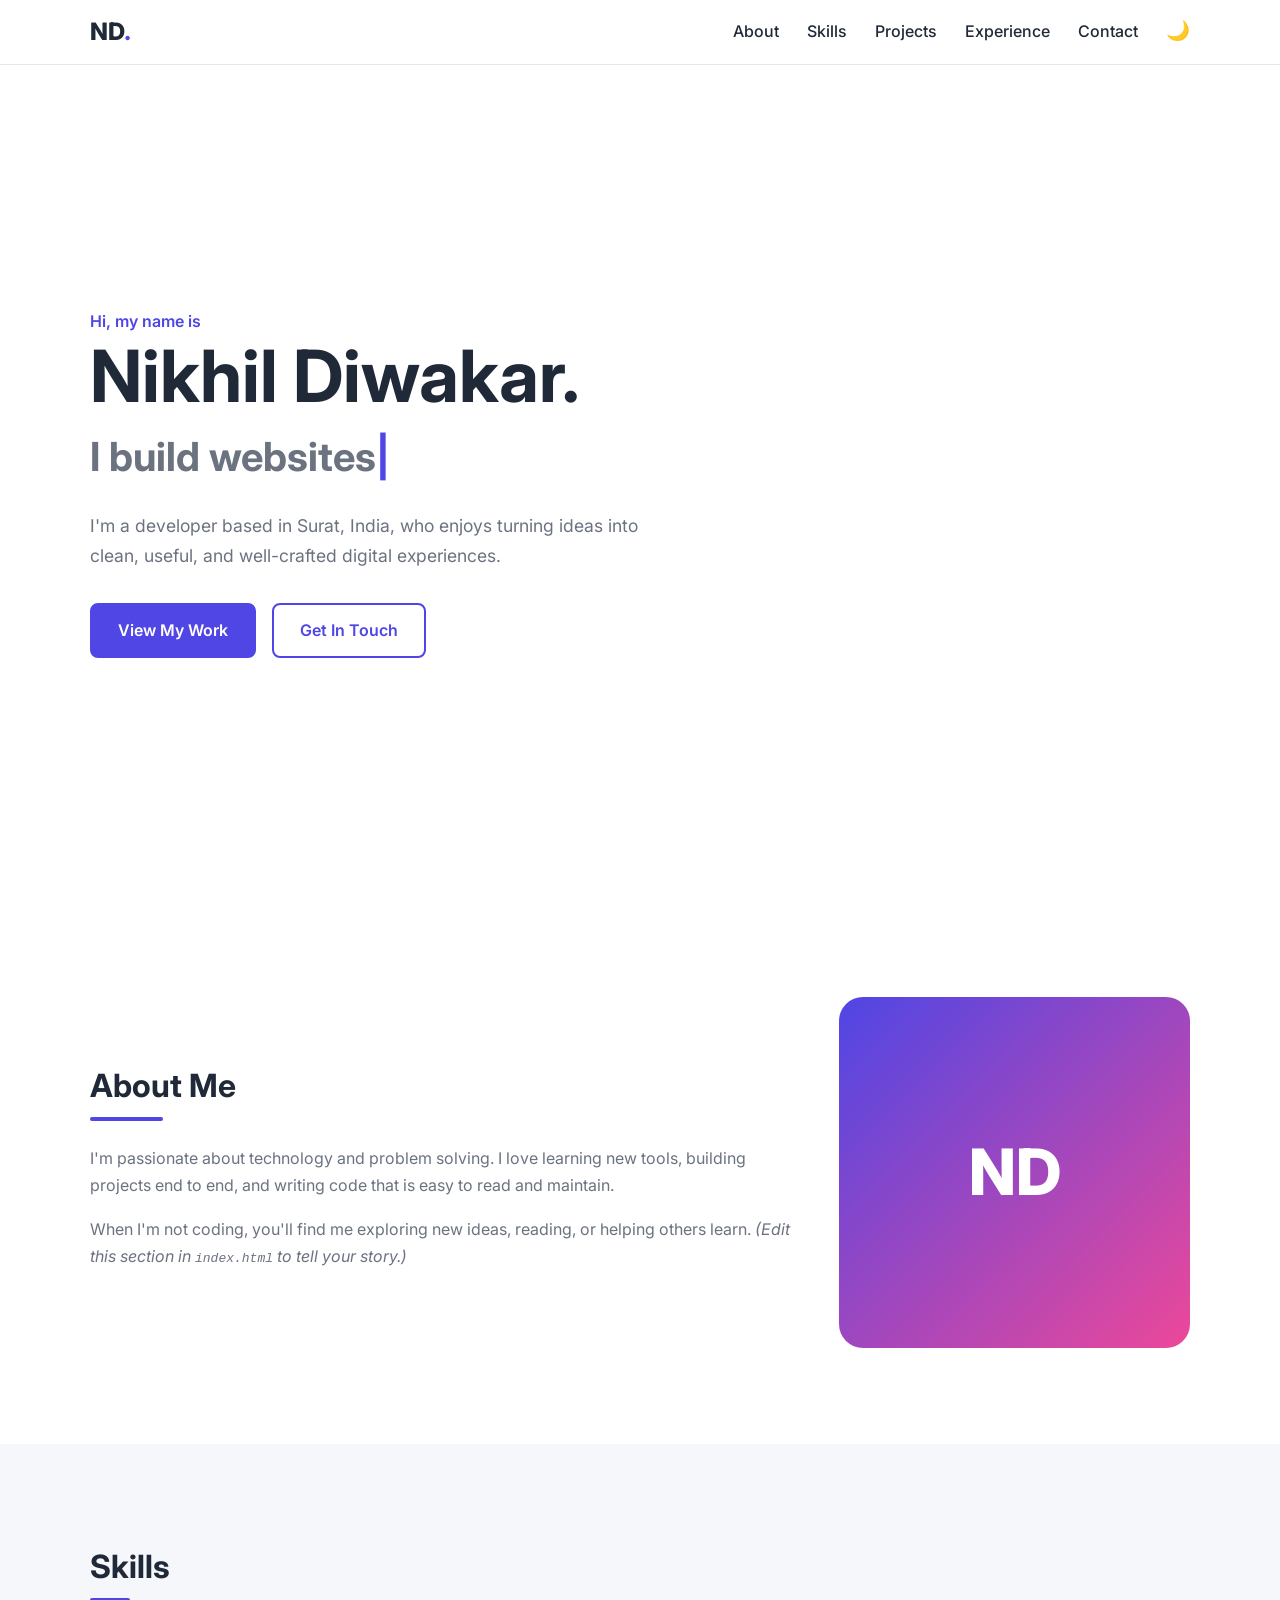
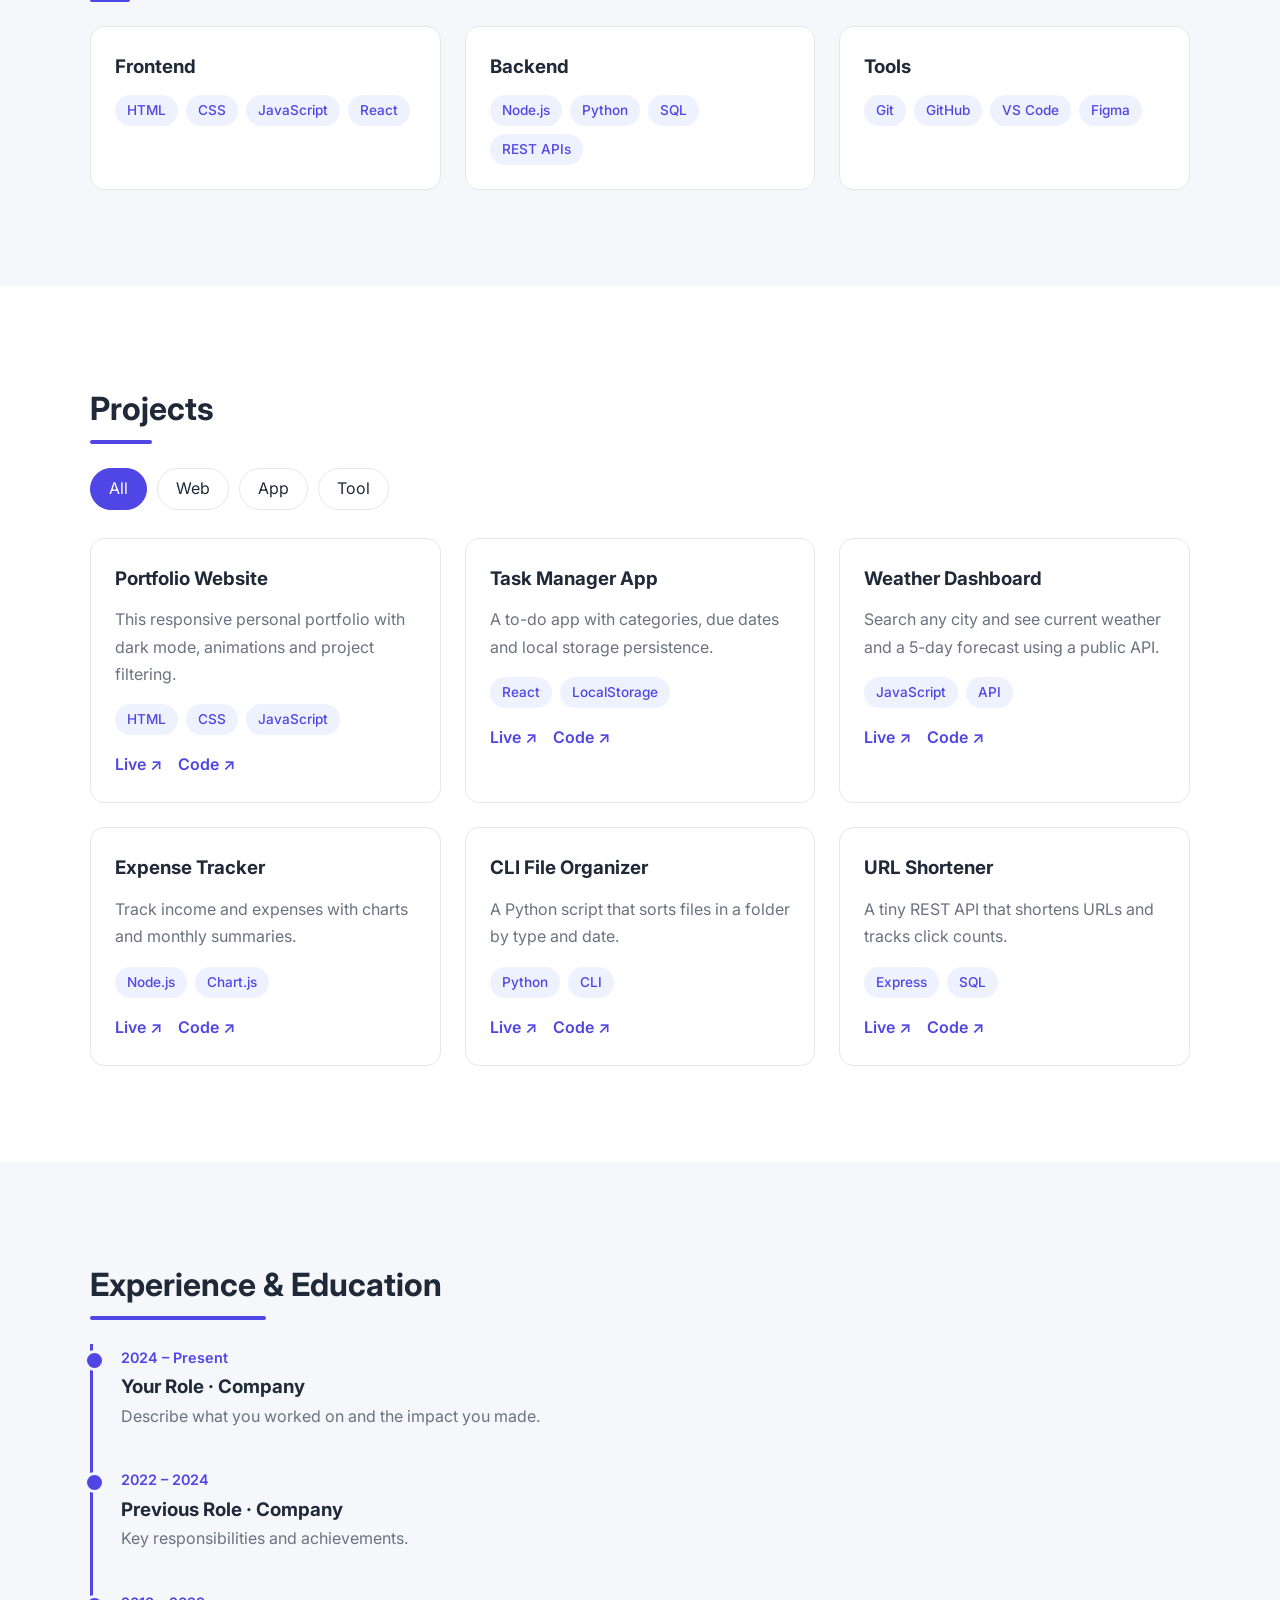
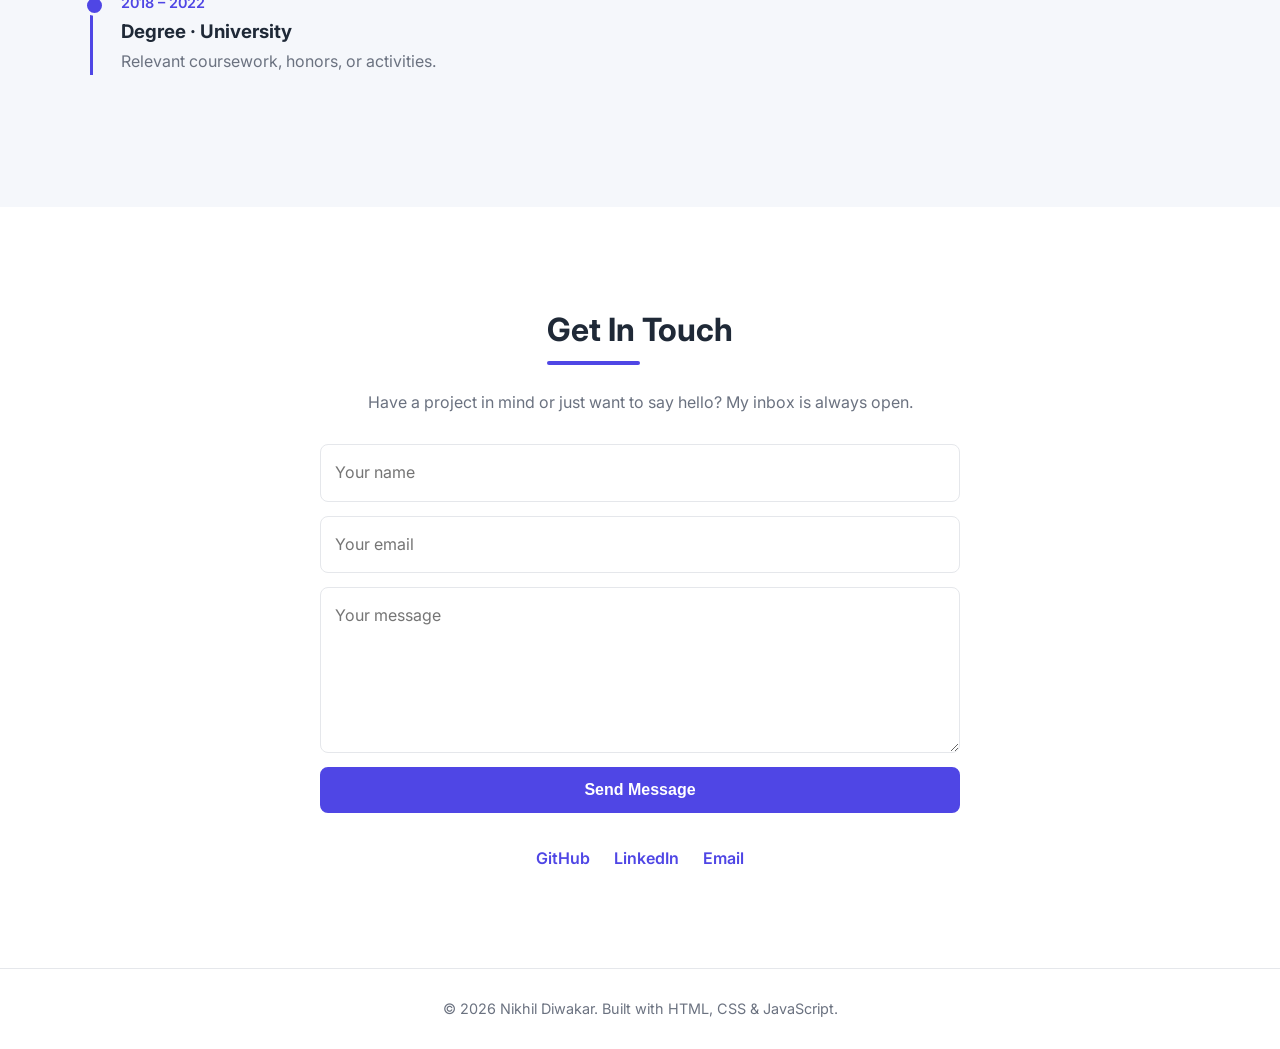
<file: index.html>
<!DOCTYPE html>
<html lang="en">
<head>
  <meta charset="UTF-8" />
  <meta name="viewport" content="width=device-width, initial-scale=1.0" />
  <meta name="description" content="Portfolio of Nikhil Diwakar" />
  <title>Nikhil Diwakar | Portfolio</title>
  <link rel="preconnect" href="https://fonts.googleapis.com" />
  <link href="https://fonts.googleapis.com/css2?family=Inter:wght@400;500;600;700;800&display=swap" rel="stylesheet" />
  <link rel="stylesheet" href="style.css" />
</head>
<body>
  <header class="nav">
    <div class="container nav-inner">
      <a href="#home" class="logo">ND<span>.</span></a>
      <button class="menu-toggle" aria-label="Toggle menu" aria-expanded="false">☰</button>
      <nav>
        <ul class="nav-links">
          <li><a href="#about">About</a></li>
          <li><a href="#skills">Skills</a></li>
          <li><a href="#projects">Projects</a></li>
          <li><a href="#experience">Experience</a></li>
          <li><a href="#contact">Contact</a></li>
          <li><button class="theme-toggle" aria-label="Toggle dark mode">🌙</button></li>
        </ul>
      </nav>
    </div>
  </header>

  <main>
    <section id="home" class="hero">
      <div class="container">
        <p class="eyebrow">Hi, my name is</p>
        <h1>Nikhil Diwakar.</h1>
        <h2 class="typed">I build <span id="typed-text"></span><span class="cursor">|</span></h2>
        <p class="lead">I'm a developer based in Surat, India, who enjoys turning ideas into clean, useful, and well-crafted digital experiences.</p>
        <div class="hero-cta">
          <a href="#projects" class="btn btn-primary">View My Work</a>
          <a href="#contact" class="btn btn-outline">Get In Touch</a>
        </div>
      </div>
    </section>

    <section id="about" class="section reveal">
      <div class="container about-grid">
        <div>
          <h2 class="section-title">About Me</h2>
          <p>I'm passionate about technology and problem solving. I love learning new tools, building projects end to end, and writing code that is easy to read and maintain.</p>
          <p>When I'm not coding, you'll find me exploring new ideas, reading, or helping others learn. <em>(Edit this section in <code>index.html</code> to tell your story.)</em></p>
        </div>
        <div class="avatar" aria-hidden="true">ND</div>
      </div>
    </section>

    <section id="skills" class="section alt reveal">
      <div class="container">
        <h2 class="section-title">Skills</h2>
        <div class="skills-grid">
          <div class="card"><h3>Frontend</h3><ul class="tags"><li>HTML</li><li>CSS</li><li>JavaScript</li><li>React</li></ul></div>
          <div class="card"><h3>Backend</h3><ul class="tags"><li>Node.js</li><li>Python</li><li>SQL</li><li>REST APIs</li></ul></div>
          <div class="card"><h3>Tools</h3><ul class="tags"><li>Git</li><li>GitHub</li><li>VS Code</li><li>Figma</li></ul></div>
        </div>
      </div>
    </section>

    <section id="projects" class="section reveal">
      <div class="container">
        <h2 class="section-title">Projects</h2>
        <div class="filters">
          <button class="filter active" data-filter="all">All</button>
          <button class="filter" data-filter="web">Web</button>
          <button class="filter" data-filter="app">App</button>
          <button class="filter" data-filter="tool">Tool</button>
        </div>
        <div class="projects-grid" id="projects-grid"></div>
      </div>
    </section>

    <section id="experience" class="section alt reveal">
      <div class="container">
        <h2 class="section-title">Experience &amp; Education</h2>
        <ol class="timeline">
          <li><span class="date">2024 – Present</span><h3>Your Role · Company</h3><p>Describe what you worked on and the impact you made.</p></li>
          <li><span class="date">2022 – 2024</span><h3>Previous Role · Company</h3><p>Key responsibilities and achievements.</p></li>
          <li><span class="date">2018 – 2022</span><h3>Degree · University</h3><p>Relevant coursework, honors, or activities.</p></li>
        </ol>
      </div>
    </section>

    <section id="contact" class="section reveal">
      <div class="container contact">
        <h2 class="section-title">Get In Touch</h2>
        <p>Have a project in mind or just want to say hello? My inbox is always open.</p>
        <form class="contact-form" id="contact-form">
          <input type="text" name="name" placeholder="Your name" required />
          <input type="email" name="email" placeholder="Your email" required />
          <textarea name="message" rows="5" placeholder="Your message" required></textarea>
          <button type="submit" class="btn btn-primary">Send Message</button>
        </form>
        <div class="socials">
          <a href="https://github.com/nikhildiwakar-bit" target="_blank" rel="noopener">GitHub</a>
          <a href="https://www.linkedin.com/" target="_blank" rel="noopener">LinkedIn</a>
          <a href="mailto:you@example.com">Email</a>
        </div>
      </div>
    </section>
  </main>

  <footer class="footer">
    <p>© <span id="year"></span> Nikhil Diwakar. Built with HTML, CSS &amp; JavaScript.</p>
  </footer>

  <script src="script.js"></script>
</body>
</html>
</file>
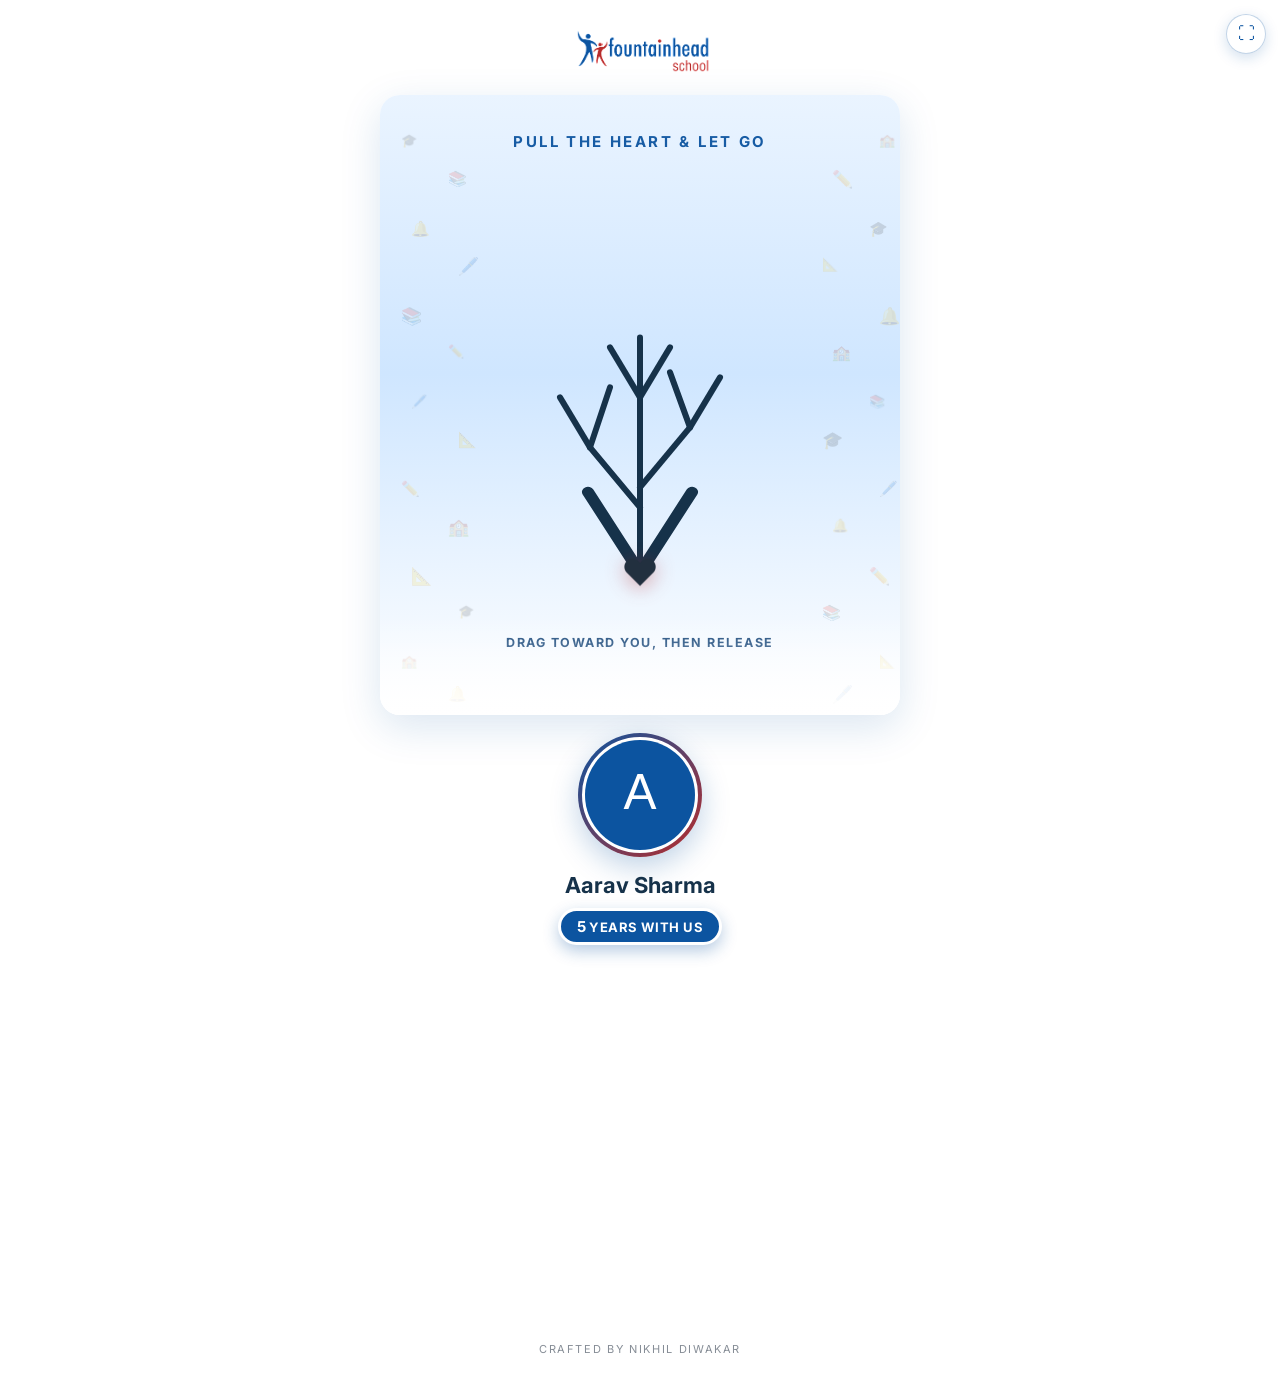
<file: anniversary/index.html>
<!DOCTYPE html>
<html lang="en">
<head>
<meta charset="UTF-8">
<meta name="viewport" content="width=device-width, initial-scale=1.0, maximum-scale=1, user-scalable=no">
<title>Work Anniversary</title>
<link rel="preconnect" href="https://fonts.googleapis.com">
<link rel="preconnect" href="https://fonts.gstatic.com" crossorigin>
<!-- fonts page ko block nahi karte: pehle system font, font aate hi swap -->
<link rel="stylesheet" href="https://fonts.googleapis.com/css2?family=Parisienne&family=Inter:wght@400;600;700&display=swap" media="print" onload="this.media='all'">
<noscript><link rel="stylesheet" href="https://fonts.googleapis.com/css2?family=Parisienne&family=Inter:wght@400;600;700&display=swap"></noscript>
<link rel="stylesheet" href="style.css">
</head>
<body>

<button class="fullscreen-btn" id="fullscreenBtn" title="View fullscreen" aria-label="View fullscreen">⛶</button>

<div class="brand-header">
  <img src="[data-uri]" alt="Fountainhead School logo">
</div>

<div class="layout">
<div class="scene" id="scene">
  <div class="stars" id="stars"></div>

  <div class="tree-wrap">
    <svg class="tree-svg" id="treeSvg" viewBox="0 0 300 320" preserveAspectRatio="xMidYMax meet">
      <path class="branch" d="M150 300 L150 190" />
      <path class="branch" d="M150 230 L100 170" />
      <path class="branch" d="M150 210 L200 150" />
      <path class="branch" d="M150 190 L150 120" />
      <path class="branch" d="M100 170 L70 120" />
      <path class="branch" d="M100 170 L120 110" />
      <path class="branch" d="M200 150 L230 100" />
      <path class="branch" d="M200 150 L180 95" />
      <path class="branch" d="M150 120 L150 60" />
      <path class="branch" d="M150 120 L120 70" />
      <path class="branch" d="M150 120 L180 70" />

      <g id="blooms" font-size="22" text-anchor="middle">
        <text class="bloom" x="70" y="112" data-i="0">💙</text>
        <text class="bloom" x="120" y="102" data-i="1">💙</text>
        <text class="bloom" x="150" y="52" data-i="2">💙</text>
        <text class="bloom" x="180" y="62" data-i="3">💙</text>
        <text class="bloom" x="230" y="92" data-i="4">💙</text>
        <text class="bloom" x="200" y="140" data-i="5">💙</text>
        <text class="bloom" x="100" y="160" data-i="6">💙</text>
        <text class="bloom" x="150" y="180" data-i="7">💙</text>
      </g>
    </svg>
  </div>

  <div class="hint" id="hint">PULL THE HEART &amp; LET GO</div>

  <div class="sling-wrap" id="slingWrap">
    <svg class="sling-svg" id="slingSvg" viewBox="0 0 300 110" preserveAspectRatio="none">
      <path class="fork" d="M120 0 L150 55 L180 0" />
      <line class="band" id="bandL" x1="120" y1="0" x2="150" y2="55" />
      <line class="band" id="bandR" x1="180" y1="0" x2="150" y2="55" />
    </svg>
    <div class="heart" id="heart">❤️</div>
    <div class="pull-label" id="pullLabel">drag toward you, then release</div>
  </div>

  <div class="ground"></div>
</div>

<div class="side">
<div class="photo-wrap">
  <div class="photo-ring">
    <div class="photo-placeholder" id="photoPlaceholder">🙂</div>
    <img id="photoImg" alt="Photo" style="display:none;">
  </div>
  <div class="emp-name" id="empName" style="display:none;"></div>
  <div class="years-badge" id="yearsBadge" style="display:none;"><b id="yearsNum"></b>YEARS WITH US</div>
</div>

<div class="reveal" id="reveal">
  <div class="eyebrow">with sincere appreciation and warm wishes</div>
  <div class="headline">Happy Work Anniversary</div>
  <div class="subline">Every year, your dedication, positivity, and hard work have added real value to our team. Thank you for the consistency and care you bring to your work every single day. Here's to celebrating this milestone, and to many more ahead.</div>
  <div class="cta"><button id="playBtn">Watch this ↓</button></div>
</div>

</div>
</div>

<div class="video-block" id="videoBlock">
  <div class="video-block-inner">
  <div class="celebrate-frame" id="celebrateFrame">
    <div class="celebrate-sky"></div>
    <div class="celebrate-msg" id="celebrateMsg">
      <div class="celebrate-cake">🎉</div>
      <div class="celebrate-line">Here's to many more milestones together</div>
      <div class="celebrate-sparkles"><span>🥳</span><span>🏆</span><span>✨</span></div>
    </div>
  </div>
  <div class="video-caption">for you 🎉</div>
  </div>
</div>

<footer>crafted by Nikhil Diwakar</footer>

<script src="app.js" defer></script>

</body>
</html>
</file>
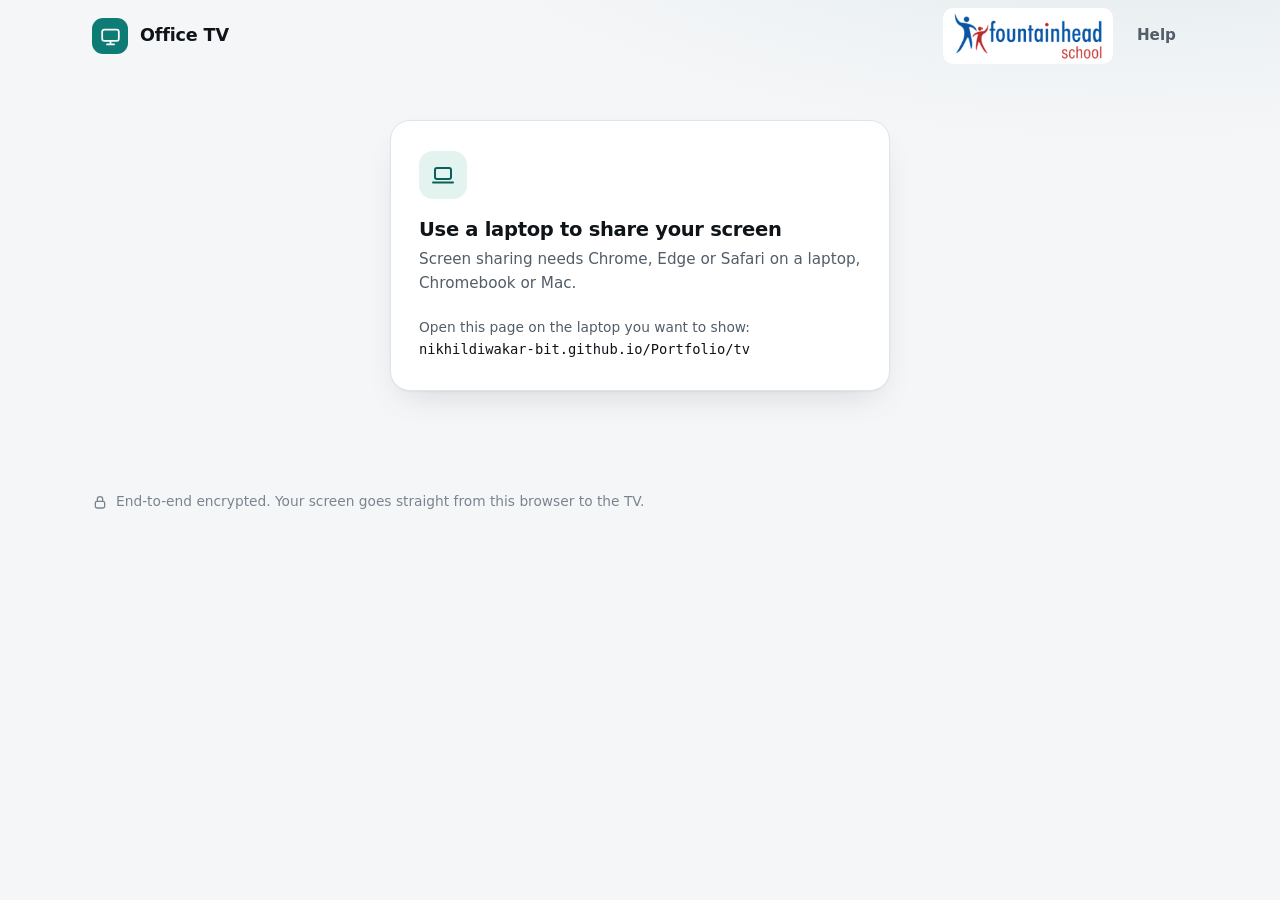
<file: tv/index.html>
<!DOCTYPE html>
<html lang="en">
<head>
<meta charset="utf-8">
<meta name="viewport" content="width=device-width, initial-scale=1, viewport-fit=cover">
<meta name="color-scheme" content="light dark">
<meta name="theme-color" content="#f5f6f8" media="(prefers-color-scheme: light)">
<meta name="theme-color" content="#0c1013" media="(prefers-color-scheme: dark)">
<meta name="referrer" content="no-referrer">
<meta name="description" content="Show your laptop screen on the office TV. Type the 4-digit code shown on the TV, pick what to share, and it appears on the big screen.">
<title>Office TV · Share your laptop screen</title>
<link rel="icon" href="data:image/svg+xml,%3Csvg xmlns='http://www.w3.org/2000/svg' viewBox='0 0 32 32'%3E%3Crect width='32' height='32' rx='9' fill='%230e7c74'/%3E%3Crect x='6.5' y='8.5' width='19' height='12.5' rx='2.5' fill='none' stroke='white' stroke-width='2.2'/%3E%3Cpath d='M12 25h8' stroke='white' stroke-width='2.2' stroke-linecap='round'/%3E%3C/svg%3E">
<style>
:root {
  --bg: #f5f6f8; --surface: #ffffff; --surface-2: #f1f3f6; --surface-3: #e7ebef;
  --text: #0f1419; --muted: #525d68; --faint: #7a8490;
  --border: #e0e4e9; --border-strong: #c8cfd7;
  --accent: #0e7c74; --accent-hover: #0a6a63; --accent-soft: #e2f3f0; --accent-ink: #0a5f58; --on-accent: #ffffff;
  --ok: #15803d; --warn: #b45309; --bad: #b42318; --bad-soft: #fdeceb; --info-soft: #eef2f5;
  --stop: #c42b1f; --stop-hover: #a82217;
  --focus: #0e7c74; --glow: rgba(14, 124, 116, .12);
  --shadow: 0 1px 2px rgba(15, 20, 25, .04), 0 14px 36px -14px rgba(15, 20, 25, .16);
  --radius: 20px;
}
@media (prefers-color-scheme: dark) {
  :root {
    --bg: #0c1013; --surface: #141a1e; --surface-2: #1a2126; --surface-3: #232b31;
    --text: #e8edf0; --muted: #a1adb5; --faint: #76838c;
    --border: #232c32; --border-strong: #35414a;
    --accent: #2cc2b1; --accent-hover: #4fd6c6; --accent-soft: #0f2f2b; --accent-ink: #7fe0d4; --on-accent: #03201c;
    --ok: #4ade80; --warn: #fbbf24; --bad: #fca5a5; --bad-soft: #3a1817; --info-soft: #1a2126;
    --stop: #e5484d; --stop-hover: #f0585d;
    --focus: #4fd6c6; --glow: rgba(44, 194, 177, .10);
    --shadow: 0 1px 0 rgba(255, 255, 255, .03) inset, 0 18px 44px -18px rgba(0, 0, 0, .75);
  }
}
* { box-sizing: border-box; }
html { -webkit-text-size-adjust: 100%; text-size-adjust: 100%; background-color: var(--bg); }
body {
  margin: 0; min-height: 100vh; color: var(--text); background-color: var(--bg);
  background-image: radial-gradient(1100px 520px at 88% -220px, var(--glow), transparent 70%);
  background-repeat: no-repeat;
  font: 16px/1.55 system-ui, -apple-system, BlinkMacSystemFont, "Segoe UI", Roboto, "Helvetica Neue", Arial, sans-serif;
  -webkit-font-smoothing: antialiased; overflow-wrap: break-word; overflow-x: hidden;
}
[hidden] { display: none !important; }
a { color: var(--accent-ink); }
.ic { width: 20px; height: 20px; flex: none; fill: none; stroke: currentColor; stroke-width: 2; stroke-linecap: round; stroke-linejoin: round; }
:focus-visible { outline: 3px solid var(--focus); outline-offset: 2px; }
.wrap { max-width: 1160px; margin: 0 auto; padding: 0 16px; }
@media (min-width: 720px) { .wrap { padding: 0 32px; } }

/* header */
.top { display: flex; align-items: center; justify-content: space-between; gap: 12px; min-height: 72px; }
.brand { display: inline-flex; align-items: center; gap: 12px; min-height: 44px; color: var(--text); text-decoration: none; font-weight: 750; font-size: 1.1rem; letter-spacing: -.01em; }
.logo { width: 36px; height: 36px; border-radius: 11px; background: var(--accent); color: var(--on-accent); display: grid; place-items: center; flex: none; }
.logo .ic { width: 21px; height: 21px; }
.school { height: 48px; width: auto; max-width: 42vw; background: #fff; border-radius: 10px; padding: 4px 10px; box-sizing: content-box; margin-left: auto; object-fit: contain; flex: 0 1 auto; }
@media (max-width: 420px) { .school { height: 26px; padding: 3px 7px; } .top { gap: 8px; } .brand { gap: 8px; } .top-link { padding: 10px 6px; } }
.brand span:last-child { white-space: nowrap; }
.top-link { color: var(--muted); font-weight: 600; font-size: .95rem; text-decoration: none; padding: 10px 12px; border-radius: 10px; }
.top-link:hover { color: var(--text); background: var(--surface-2); }

/* stage: one centered card (home), or the sharing panel */
.stage { display: grid; justify-items: center; padding: 20px 0 48px; }
@media (min-width: 720px) { .stage { padding: 48px 0 72px; } }
.panel { width: 100%; max-width: 500px; min-width: 0; }
body.is-live .panel { max-width: 1040px; }
body.unsupported .help { display: none; }

/* home: code and Share screen */
.home { text-align: center; }
@media (min-width: 480px) { .home { padding: 40px 36px 32px; } }
.home-ic { width: 56px; height: 56px; border-radius: 17px; margin: 0 auto 18px; display: grid; place-items: center; background: var(--accent-soft); color: var(--accent-ink); }
.home-ic .ic { width: 28px; height: 28px; }
.home h1 { margin: 0; font-size: clamp(1.5rem, 1.25rem + 1vw, 1.95rem); line-height: 1.2; letter-spacing: -.022em; font-weight: 760; text-wrap: balance; }
.home form { display: grid; gap: 14px; margin-top: 26px; text-align: left; }
.home .fine { margin: 2px 0 0; }
.home .notice { margin: 0; }
.home .field-err { text-align: center; }
/* cards */
.card { background: var(--surface); border: 1px solid var(--border); border-radius: var(--radius); box-shadow: var(--shadow); padding: 24px 20px; min-width: 0; }
@media (min-width: 480px) { .card { padding: 30px 28px; } }
.card h2 { margin: 0; font-size: 1.22rem; letter-spacing: -.015em; line-height: 1.3; }
.card .sub { margin: 6px 0 22px; color: var(--muted); font-size: .95rem; text-wrap: pretty; }
label { font-weight: 650; font-size: .92rem; }
input {
  width: 100%; min-width: 0; height: 52px; padding: 0 14px; font: inherit; color: var(--text); background: var(--surface);
  border: 1px solid var(--border-strong); border-radius: 12px; transition: border-color .15s, box-shadow .15s;
}
input:hover { border-color: var(--faint); }
input:focus { outline: none; border-color: var(--accent); box-shadow: 0 0 0 4px var(--glow), 0 0 0 1px var(--accent); }
input::placeholder { color: var(--faint); opacity: 1; }
/* The code: big digits, centered (text-indent balances the letter spacing after the last digit). */
input.code {
  height: 76px; padding: 0 12px; border-radius: 16px; text-align: center; text-transform: uppercase;
  font-family: ui-monospace, "SF Mono", SFMono-Regular, Menlo, Consolas, monospace; font-size: 2.3rem; font-weight: 650;
  letter-spacing: .38em; text-indent: .38em; font-variant-numeric: tabular-nums;
}
input.code.long { font-size: 1.45rem; letter-spacing: .1em; text-indent: .1em; }
input.code:placeholder-shown { font-family: inherit; font-size: 1.15rem; font-weight: 500; letter-spacing: normal; text-indent: 0; text-transform: none; }
input[aria-invalid="true"], input[aria-invalid="true"]:focus { border-color: var(--bad); box-shadow: 0 0 0 1px var(--bad); }
.field-err { margin: 0; font-size: .88rem; color: var(--bad); font-weight: 550; }
.hint { margin: 0; font-size: .86rem; color: var(--muted); }
.fine { margin: 12px 0 0; font-size: .86rem; color: var(--muted); text-align: center; text-wrap: balance; }

/* buttons */
.btn {
  font: inherit; font-weight: 680; display: inline-flex; align-items: center; justify-content: center; gap: 10px; min-height: 48px;
  padding: 0 20px; border-radius: 14px; border: 1px solid transparent; cursor: pointer; color: var(--text); background: var(--surface-2);
  transition: background-color .15s, box-shadow .15s, transform .06s; -webkit-tap-highlight-color: transparent; text-align: center;
}
.btn:active:not(:disabled) { transform: scale(.985); }
.btn:disabled { cursor: not-allowed; opacity: .6; }
.btn[aria-busy="true"] { cursor: progress; opacity: 1; }
.btn-primary { background: var(--accent); color: var(--on-accent); box-shadow: 0 10px 22px -12px var(--accent); }
.btn-primary:hover:not(:disabled) { background: var(--accent-hover); }
.btn-big { width: 100%; min-height: 58px; padding: 0 16px; font-size: 1.06rem; border-radius: 15px; }
@media (max-width: 400px) { .btn-big { font-size: 1rem; } .btn-big .ic { display: none; } .card { padding-left: 18px; padding-right: 18px; } }
.btn-big .ic { width: 22px; height: 22px; }
.btn-stop { background: var(--stop); color: #fff; min-width: 180px; }
.btn-stop:hover:not(:disabled) { background: var(--stop-hover); }
.spin { display: none; width: 18px; height: 18px; border-radius: 50%; border: 2.5px solid currentColor; border-right-color: transparent; animation: spin .8s linear infinite; flex: none; }
.btn[aria-busy="true"] .spin { display: inline-block; }
.btn[aria-busy="true"] .ic { display: none; }
@keyframes spin { to { transform: rotate(360deg); } }

.dot { width: 8px; height: 8px; border-radius: 50%; background: var(--faint); flex: none; }
@keyframes pulse { 50% { opacity: .3; } }

/* notices */
.notice { display: flex; gap: 12px; align-items: flex-start; margin: 0 0 16px; padding: 12px 14px; border-radius: 13px; background: var(--info-soft); font-size: .93rem; }
.notice .ic { margin-top: 1px; color: var(--muted); }
.notice.bad { background: var(--bad-soft); }
.notice.bad .ic, .notice.bad strong { color: var(--bad); }
.notice p { margin: 0; min-width: 0; }
.notice strong { display: block; font-weight: 680; }
.notice span { color: var(--muted); }
.notice.bad span { color: var(--text); }

/* live */
body.is-live .help, body.is-live .top-link { display: none; }
body.is-live .stage { display: grid; grid-template-columns: minmax(0, 1fr); align-content: center; min-height: calc(100vh - 170px); padding-top: 12px; }
.live {
  display: grid; gap: 22px; max-width: 1040px; margin: 0 auto; padding: 18px; background: var(--surface); border: 1px solid var(--border);
  border-radius: 26px; box-shadow: var(--shadow); min-width: 0;
}
@media (min-width: 860px) { .live { grid-template-columns: minmax(0, 1.1fr) minmax(0, 1fr); gap: 40px; padding: 28px; align-items: center; } }
.preview { position: relative; aspect-ratio: 16 / 9; border-radius: 16px; overflow: hidden; background: #05080a; min-width: 0; }
.preview video { position: absolute; inset: 0; width: 100%; height: 100%; object-fit: contain; }
.veil { position: absolute; inset: 0; display: grid; place-items: center; background: rgba(5, 8, 10, .6); color: #fff; }
.veil .spin { display: inline-block; width: 30px; height: 30px; border-width: 3px; }
.onair {
  position: absolute; left: 12px; top: 12px; display: inline-flex; align-items: center; gap: 7px; padding: 4px 10px; border-radius: 999px;
  background: rgba(5, 8, 10, .7); color: #fff; font-size: .74rem; font-weight: 750; letter-spacing: .08em; text-transform: uppercase;
}
.onair::before { content: ""; width: 8px; height: 8px; border-radius: 50%; background: #ef4444; box-shadow: 0 0 0 3px rgba(239, 68, 68, .3); }
.live-info { min-width: 0; }
.chip {
  display: inline-flex; align-items: center; gap: 8px; padding: 4px 11px; border-radius: 999px; font-size: .76rem; font-weight: 750;
  letter-spacing: .07em; text-transform: uppercase; color: var(--warn); background: color-mix(in srgb, var(--warn) 14%, transparent);
}
.chip::before { content: ""; width: 7px; height: 7px; border-radius: 50%; background: currentColor; animation: pulse 1.2s ease-in-out infinite; }
.chip.on { color: var(--ok); background: color-mix(in srgb, var(--ok) 14%, transparent); }
.chip.on::before { animation: none; }
.live h2 { margin: 14px 0 8px; font-size: clamp(1.3rem, 1rem + 1.1vw, 1.8rem); line-height: 1.25; letter-spacing: -.022em; }
.timer { display: block; margin-top: 4px; font-size: .62em; font-variant-numeric: tabular-nums; color: var(--muted); font-weight: 650; letter-spacing: .02em; }
.vh { position: absolute; width: 1px; height: 1px; overflow: hidden; clip: rect(0 0 0 0); white-space: nowrap; }
.live-text { margin: 0; color: var(--muted); }
.live-actions { display: flex; flex-wrap: wrap; gap: 12px; margin-top: 24px; }
.live .fine { text-align: left; margin-top: 16px; }
.sound { display: flex; align-items: flex-start; gap: 10px; margin: 18px 0 0; font-size: .93rem; color: var(--text); }
.sound .ic { width: 18px; height: 18px; margin-top: 2px; color: var(--accent-ink); }
.sound.off .ic { color: var(--muted); }

/* connection info (while sharing) */
.conn { margin-top: 18px; padding-top: 6px; border-top: 1px solid var(--border); font-size: .88rem; color: var(--muted); min-width: 0; }
.conn-toggle {
  font: inherit; font-weight: 650; color: var(--text); background: none; border: 0; min-height: 44px; padding: 0 8px 0 2px; margin-left: -2px;
  display: inline-flex; align-items: center; gap: 6px; cursor: pointer; border-radius: 8px;
}
.conn-toggle:hover { color: var(--accent-ink); }
.conn-toggle .ic { width: 16px; height: 16px; transition: transform .15s; }
.conn-toggle[aria-expanded="true"] .ic { transform: rotate(90deg); }
.conn-verdict { margin: 0; display: flex; align-items: baseline; gap: 8px; color: var(--text); font-weight: 550; }
.conn-verdict .dot { position: relative; top: -1px; }
.conn-verdict .dot.good { background: var(--ok); }
.conn-verdict .dot.warn { background: var(--warn); }
.conn-verdict .dot.bad { background: var(--bad); }
.conn-hint { margin: 4px 0 0 16px; }
.conn-grid { display: grid; grid-template-columns: max-content minmax(0, 1fr); gap: 5px 16px; margin: 14px 0 0; }
.conn-grid div { display: contents; }
.conn-grid dt { color: var(--muted); }
.conn-grid dd { margin: 0; color: var(--text); font-variant-numeric: tabular-nums; overflow-wrap: anywhere; }
.conn-hints { margin: 12px 0 0; padding-left: 18px; color: var(--text); }
.conn-hints li + li { margin-top: 3px; }
.conn-note { margin: 12px 0 4px; font-size: .8rem; color: var(--faint); }

/* unsupported */
.card-ic { width: 48px; height: 48px; border-radius: 14px; display: grid; place-items: center; margin-bottom: 18px; background: var(--accent-soft); color: var(--accent-ink); }
.card-ic .ic { width: 24px; height: 24px; }
.url { font-family: ui-monospace, "SF Mono", SFMono-Regular, Menlo, Consolas, monospace; font-size: .86rem; color: var(--text); word-break: break-all; }

/* help */
.help { border-top: 1px solid var(--border); padding: 36px 0 8px; }
.help > h2 { margin: 0 0 18px; font-size: 1.05rem; letter-spacing: -.01em; }
.help-grid { display: grid; gap: 20px 32px; grid-template-columns: repeat(auto-fit, minmax(min(100%, 230px), 1fr)); }
.help h3 { margin: 0 0 4px; font-size: .95rem; }
.help p { margin: 0; font-size: .92rem; color: var(--muted); }
footer { display: flex; align-items: center; gap: 8px; padding: 28px 0 40px; color: var(--faint); font-size: .86rem; }
footer .ic { width: 16px; height: 16px; }
@media (prefers-reduced-motion: reduce) { *, *::before { animation: none !important; transition: none !important; } }
</style>
</head>
<body>
<svg width="0" height="0" style="position:absolute" aria-hidden="true" focusable="false">
  <symbol id="i-tv" viewBox="0 0 24 24"><rect x="2.5" y="4" width="19" height="13" rx="2.5"/><path d="M8 21h8M12 17v4"/></symbol>
  <symbol id="i-cast" viewBox="0 0 24 24"><path d="M2 8V6a2 2 0 0 1 2-2h16a2 2 0 0 1 2 2v12a2 2 0 0 1-2 2h-6"/><path d="M2 12a9 9 0 0 1 8 8"/><path d="M2 16a5 5 0 0 1 4 4"/><path d="M2 20h.01"/></symbol>
  <symbol id="i-info" viewBox="0 0 24 24"><circle cx="12" cy="12" r="9.5"/><path d="M12 11v5.5M12 7.5h.01"/></symbol>
  <symbol id="i-alert" viewBox="0 0 24 24"><circle cx="12" cy="12" r="9.5"/><path d="M12 7.5v5.5M12 16.5h.01"/></symbol>
  <symbol id="i-laptop" viewBox="0 0 24 24"><rect x="4" y="5" width="16" height="11" rx="2"/><path d="M2 19.5h20"/></symbol>
  <symbol id="i-lock" viewBox="0 0 24 24"><rect x="5" y="11" width="14" height="10" rx="2.5"/><path d="M8 11V8a4 4 0 0 1 8 0v3"/></symbol>
  <symbol id="i-stop" viewBox="0 0 24 24"><rect x="6.5" y="6.5" width="11" height="11" rx="2.5"/></symbol>
  <symbol id="i-chevron" viewBox="0 0 24 24"><path d="M9.5 6l6 6-6 6"/></symbol>
  <symbol id="i-sound" viewBox="0 0 24 24"><path d="M4 9.5h3.5L12 5.5v13l-4.5-4H4z"/><path d="M15.5 9a4 4 0 0 1 0 6M18.5 6.5a7.5 7.5 0 0 1 0 11"/></symbol>
  <symbol id="i-mute" viewBox="0 0 24 24"><path d="M4 9.5h3.5L12 5.5v13l-4.5-4H4z"/><path d="M16 9.5l5 5M21 9.5l-5 5"/></symbol>
</svg>

<div class="wrap">
  <header class="top">
    <a class="brand" href="./" aria-label="Office TV home">
      <span class="logo"><svg class="ic"><use href="#i-tv"/></svg></span>
      <span>Office TV</span>
    </a>
    <img class="school" src="school-logo.png" width="918" height="294" alt="Fountainhead School">
    <a class="top-link" href="#help" id="helpLink">Help</a>
  </header>

  <main class="stage" id="main">
    <div class="panel" id="panel">
      <!-- Home: type the code shown on the TV, share -->
      <section class="card home" id="homeCard" aria-labelledby="homeTitle">
        <div class="home-ic" aria-hidden="true"><svg class="ic"><use href="#i-cast"/></svg></div>
        <h1 id="homeTitle" tabindex="-1">Share your screen on the TV</h1>
        <form id="shareForm" novalidate autocomplete="off">
          <input id="code" class="code" name="code" type="text" inputmode="numeric" autocomplete="off" autocapitalize="characters" autocorrect="off" spellcheck="false"
                 maxlength="120" placeholder="4-digit code" aria-label="TV code" aria-describedby="codeErr codeNote">
          <p class="field-err" id="codeErr" role="alert" hidden></p>
          <div class="notice" id="notice" role="status" hidden>
            <svg class="ic"><use id="noticeIcon" href="#i-info"/></svg><p><strong id="noticeTitle"></strong><span id="noticeText"></span></p>
          </div>
          <button class="btn btn-primary btn-big" id="shareBtn" type="submit">
            <span class="spin" aria-hidden="true"></span><svg class="ic"><use href="#i-cast"/></svg><span id="shareLabel">Share screen</span>
          </button>
          <p class="fine" id="codeNote">The code is on the TV. It changes every time Office TV opens.</p>
        </form>
      </section>

      <!-- Phones, tablets and browsers without screen sharing -->
      <section class="card" id="unsupportedCard" aria-labelledby="unsupTitle" hidden>
        <div class="card-ic"><svg class="ic"><use href="#i-laptop"/></svg></div>
        <h2 id="unsupTitle">Use a laptop to share your screen</h2>
        <p class="sub" id="unsupText">Screen sharing needs Chrome, Edge or Safari on a laptop, Chromebook or Mac.</p>
        <p class="hint">Open this page on the laptop you want to show:<br><span class="url">nikhildiwakar-bit.github.io/Portfolio/tv</span></p>
      </section>

      <!-- While sharing -->
      <section class="live" id="livePanel" aria-labelledby="liveTitle" hidden>
        <div class="preview">
          <video id="preview" muted autoplay playsinline disablepictureinpicture aria-label="Preview of what the TV shows"></video>
          <span class="onair" id="onAir" hidden>Live</span>
          <div class="veil" id="veil"><span class="spin" aria-hidden="true"></span></div>
        </div>
        <div class="live-info">
          <span class="chip" id="liveChip" aria-live="polite">Connecting</span>
          <h2 id="liveTitle" tabindex="-1"><span id="liveLabel">Connecting…</span><span class="timer" id="liveTimer" hidden><span class="vh" id="liveSep"></span><span id="liveClock"></span></span></h2>
          <p class="live-text" id="liveText"></p>
          <div class="live-actions">
            <button class="btn btn-stop" type="button" id="stopBtn"><svg class="ic" style="fill:currentColor;stroke:none"><use href="#i-stop"/></svg><span id="stopLabel">Stop sharing</span></button>
          </div>
          <p class="sound" id="soundNote" role="status" hidden><svg class="ic"><use id="soundIcon" href="#i-sound"/></svg><span id="soundText"></span></p>
          <p class="fine">Keep this tab open while you share. Closing it stops sharing.</p>
          <div class="conn" id="connInfo" hidden>
            <button class="conn-toggle" type="button" id="connToggle" aria-expanded="false" aria-controls="connDetails"><svg class="ic"><use href="#i-chevron"/></svg>Connection info</button>
            <p class="conn-verdict"><span class="dot" id="connDot"></span><span id="connText">Measuring…</span></p>
            <p class="conn-hint" id="connHint" hidden></p>
            <div id="connDetails" hidden>
              <dl class="conn-grid" id="connRows"></dl>
              <ul class="conn-hints" id="connHints" hidden></ul>
              <p class="conn-note">Updated every 2 seconds. The delay does not include the TV panel's own picture processing.</p>
            </div>
          </div>
        </div>
      </section>
    </div>
  </main>

  <section class="help" id="help" aria-labelledby="helpTitle">
    <h2 id="helpTitle">Help</h2>
    <div class="help-grid">
      <div><h3>No TV answered?</h3><p>Type the code the TV shows right now. It changes every time Office TV opens on the TV.</p></div>
      <div><h3>Same Wi-Fi</h3><p>Connect the laptop to the same Wi-Fi as the TV. The picture goes straight from the laptop to the TV.</p></div>
      <div><h3>Sound on the TV</h3><p>Share a Chrome tab with “Also share tab audio” on. The sound plays on the TV only, not on the laptop.</p></div>
      <div><h3>First time on a Mac?</h3><p>macOS may ask you to allow Screen Recording for your browser in System Settings. Allow it, then reopen the browser.</p></div>
    </div>
  </section>

  <footer>
    <svg class="ic"><use href="#i-lock"/></svg>
    <span>End-to-end encrypted. Your screen goes straight from this browser to the TV.</span>
  </footer>
</div>
<script type="module" src="app.js?v=18"></script>
</body>
</html>
</file>
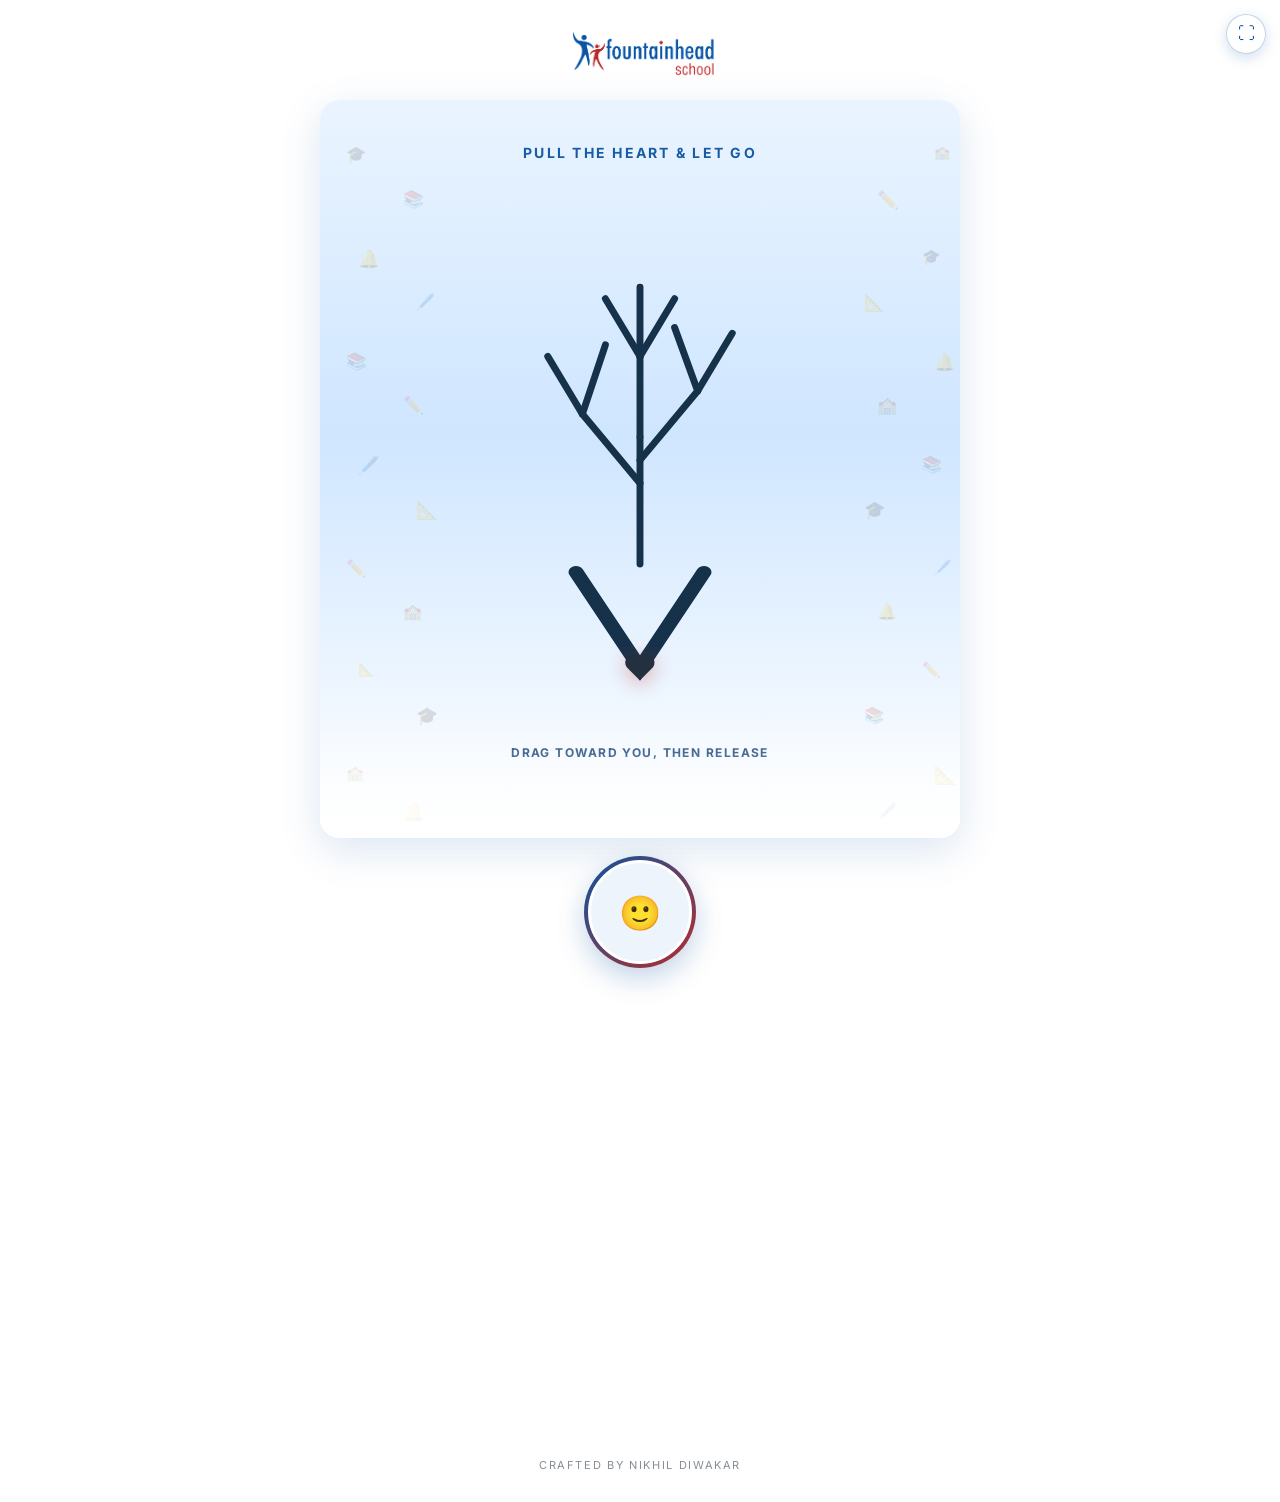
<file: anniversary.html>
<!DOCTYPE html>
<html lang="en">
<head>
<meta charset="UTF-8">
<meta name="viewport" content="width=device-width, initial-scale=1.0, maximum-scale=1, user-scalable=no">
<title>Work Anniversary</title>
<link rel="preconnect" href="https://fonts.googleapis.com">
<link href="https://fonts.googleapis.com/css2?family=Parisienne&family=Inter:wght@400;500;600;700&display=swap" rel="stylesheet">
<style>
  :root{
    --brand-blue:#0C54A0;
    --brand-blue-light:#1185FF;
    --brand-red:#B62C2C;
    --brand-red-light:#FF3C3C;
    --bg-top:#eaf4ff;
    --bg-bottom:#ffffff;
    --ink:#16324a;
    --text-dark:#22303f;
    --cream:#fff7ef;
  }
  *{box-sizing:border-box;-webkit-tap-highlight-color:transparent;}
  html,body{margin:0;padding:0;min-height:100%;background:#ffffff;overflow-x:hidden;}
  body{
    font-family:'Inter',sans-serif;
    color:var(--text-dark);
    display:flex;
    flex-direction:column;
    align-items:center;
    min-height:100vh;
  }

  .brand-header{
    width:100%;display:flex;justify-content:center;align-items:center;
    padding:22px 20px 10px;position:relative;
  }
  .brand-header img{height:68px;width:auto;display:block;}
  .fullscreen-btn{
    position:fixed;top:14px;right:14px;z-index:40;
    width:40px;height:40px;border-radius:50%;
    background:rgba(255,255,255,.9);border:1px solid rgba(12,84,160,.25);
    box-shadow:0 4px 14px rgba(12,84,160,.18);
    display:flex;align-items:center;justify-content:center;
    cursor:pointer;font-size:17px;color:#0C54A0;
  }
  .fullscreen-btn:hover{background:#fff;}

  /* ---------- SCENE ---------- */
  .scene{
    position:relative;
    width:100%;
    max-width:min(94vw,640px);
    height:min(82vh,760px);
    min-height:460px;
    overflow:hidden;
    border-radius:20px;
    box-shadow:0 12px 40px rgba(12,84,160,.15);
    background:linear-gradient(180deg,var(--bg-top) 0%, #cfe6ff 45%, var(--bg-bottom) 100%);
    touch-action:none;
    user-select:none;
  }

  .stars{position:absolute;inset:0;pointer-events:none;overflow:hidden;}
  .stars span{
    position:absolute;font-size:15px;opacity:.16;color:var(--brand-blue);
    animation:iconFloat ease-in-out infinite;
  }
  @keyframes iconFloat{
    0%,100%{transform:translateY(0) rotate(0deg);}
    50%{transform:translateY(-14px) rotate(6deg);}
  }

  .ground{
    position:absolute;left:0;right:0;bottom:0;height:16%;
    background:linear-gradient(180deg, rgba(255,255,255,0) 0%, rgba(255,255,255,.9) 100%);
    pointer-events:none;
  }

  .hint{
    position:absolute;top:6%;left:0;right:0;
    text-align:center;font-family:'Inter',sans-serif;
    font-size:14px;font-weight:700;letter-spacing:.16em;text-transform:uppercase;
    color:var(--brand-blue);opacity:.95;
    transition:opacity .6s ease;
  }
  .hint.hidden{opacity:0;}

  /* Tree */
  .tree-wrap{position:absolute;left:50%;top:16%;transform:translateX(-50%);width:64%;height:50%;}
  .tree-svg{width:100%;height:100%;overflow:visible;}
  .branch{
    fill:none;stroke:var(--ink);stroke-width:6;stroke-linecap:round;
  }
  .bloom{opacity:0;transform-origin:center;transform:scale(0);}
  .bloom.show{
    animation:pop .55s cubic-bezier(.34,1.56,.64,1) forwards;
  }
  @keyframes pop{
    0%{opacity:0;transform:scale(0);}
    60%{opacity:1;transform:scale(1.15);}
    100%{opacity:1;transform:scale(1);}
  }

  /* Falling petals */
  .petal{
    position:absolute;top:-5%;font-size:14px;pointer-events:none;
    animation:fall linear forwards;opacity:.9;
  }
  @keyframes fall{
    to{transform:translateY(120vh) rotate(360deg);opacity:0;}
  }

  /* Slingshot */
  .sling-wrap{position:absolute;left:0;right:0;bottom:10%;height:26%;}
  .sling-svg{width:100%;height:100%;overflow:visible;}
  .fork{fill:none;stroke:var(--ink);stroke-width:7;stroke-linecap:round;}
  .band{stroke:var(--ink);stroke-width:3;opacity:.8;}

  .heart{
    position:absolute;
    left:50%;top:46%;transform:translate(-50%,-50%);
    font-size:34px;
    line-height:1;
    cursor:grab;
    filter:drop-shadow(0 4px 10px rgba(182,44,44,.4));
    touch-action:none;
    z-index:5;
  }
  .heart:active{cursor:grabbing;}
  .heart.flying{transition:none;}
  .heart.hidden{opacity:0;pointer-events:none;transition:opacity .4s ease;}

  .pull-label{
    position:absolute;bottom:2%;left:0;right:0;text-align:center;
    font-family:'Inter',sans-serif;font-size:12px;font-weight:700;letter-spacing:.12em;
    text-transform:uppercase;color:#083a70;opacity:1;
    transition:opacity .6s ease;
  }
  .pull-label.hidden{opacity:0;}

  /* ---------- PHOTO + YEARS BADGE ---------- */
  .photo-wrap{
    display:flex;flex-direction:column;align-items:center;
    margin-top:18px;position:relative;z-index:6;
  }
  .photo-ring{
    width:112px;height:112px;border-radius:50%;
    padding:4px;background:linear-gradient(135deg,var(--brand-blue),var(--brand-red));
    box-shadow:0 10px 28px rgba(12,84,160,.25);
  }
  .photo-ring img{
    width:100%;height:100%;border-radius:50%;object-fit:cover;display:block;
    background:#eef4fb;border:3px solid #fff;
  }
  .photo-ring .photo-placeholder{
    width:100%;height:100%;border-radius:50%;
    background:#eef4fb;border:3px solid #fff;
    display:flex;align-items:center;justify-content:center;
    font-size:34px;color:#b9cbe0;
  }
  .years-badge{
    margin-top:-18px;
    background:var(--brand-blue);color:#fff;
    font-family:'Inter',sans-serif;font-weight:700;font-size:13px;
    letter-spacing:.04em;
    padding:6px 16px;border-radius:999px;
    box-shadow:0 6px 16px rgba(12,84,160,.3);
    border:3px solid #fff;
  }
  .years-badge b{font-size:15px;margin-right:3px;}

  /* ---------- TEXT REVEAL ---------- */
  .reveal{
    text-align:center;padding:18px 24px 10px;max-width:560px;
  }
  .eyebrow{
    font-family:'Inter',sans-serif;font-size:12px;font-weight:600;letter-spacing:.22em;
    text-transform:uppercase;color:var(--brand-blue);opacity:0;
    transition:opacity 1s ease, transform 1s ease;transform:translateY(8px);
  }
  .headline{
    font-family:'Parisienne',cursive;
    font-size:clamp(32px,7.2vw,52px);
    color:var(--brand-red);
    margin:6px 0 4px;
    opacity:0;transform:translateY(10px);
    transition:opacity 1.1s ease .15s, transform 1.1s ease .15s;
    text-shadow:0 2px 18px rgba(182,44,44,.3);
  }
  .subline{
    font-family:'Inter',sans-serif;font-weight:400;
    font-size:16px;line-height:1.7;color:var(--text-dark);opacity:0;
    transition:opacity 1s ease .3s, transform 1s ease .3s;transform:translateY(8px);
    max-width:440px;margin:0 auto;
  }
  .reveal.show .eyebrow,
  .reveal.show .headline,
  .reveal.show .subline{opacity:1;transform:translateY(0);}

  .cta{
    margin-top:26px;opacity:0;transform:translateY(10px);
    transition:opacity .9s ease .6s, transform .9s ease .6s;
  }
  .reveal.show .cta{opacity:1;transform:translateY(0);}
  .cta button{
    font-family:'Inter',sans-serif;font-size:14px;letter-spacing:.06em;
    background:transparent;color:var(--brand-blue);border:1px solid var(--brand-blue);
    padding:12px 26px;border-radius:999px;cursor:pointer;
    transition:background .25s ease, color .25s ease;
  }
  .cta button:hover{background:var(--brand-blue);color:#fff;}

  /* ---------- CELEBRATION ---------- */
  .video-block{
    width:100%;max-width:560px;
    display:grid;grid-template-rows:0fr;
    opacity:0;
    transition:grid-template-rows .7s ease, opacity .7s ease;
  }
  .video-block.open{grid-template-rows:1fr;opacity:1;}
  .video-block-inner{min-height:0;overflow:hidden;padding:10px 24px 60px;}

  .celebrate-frame{
    position:relative;border-radius:18px;overflow:hidden;
    border:1px solid rgba(12,84,160,.25);
    box-shadow:0 20px 50px rgba(12,84,160,.18);
    aspect-ratio:16/10;
  }
  .celebrate-sky{
    position:absolute;inset:0;
    background:linear-gradient(180deg,var(--bg-top) 0%, #cfe6ff 55%, var(--bg-bottom) 100%);
  }
  .celebrate-msg{
    position:absolute;inset:0;display:flex;flex-direction:column;
    align-items:center;justify-content:center;text-align:center;gap:10px;
    opacity:0;transition:opacity .8s ease .3s;
  }
  .celebrate-frame.play .celebrate-msg{opacity:1;}
  .celebrate-cake{font-size:46px;animation:cakeBounce 1.8s ease-in-out infinite;}
  @keyframes cakeBounce{0%,100%{transform:translateY(0);}50%{transform:translateY(-8px);}}
  .celebrate-line{
    font-family:'Parisienne',cursive;font-size:26px;
    color:var(--brand-red);text-shadow:0 2px 14px rgba(182,44,44,.3);
    padding:0 8%;line-height:1.3;
  }
  .celebrate-sparkles{font-size:20px;letter-spacing:10px;opacity:1;}
  .celebrate-sparkles span{display:inline-block;animation:cakeBounce 1.8s ease-in-out infinite;}
  .celebrate-sparkles span:nth-child(2){animation-delay:.2s;}
  .celebrate-sparkles span:nth-child(3){animation-delay:.4s;}

  .confetti{
    position:absolute;top:-8%;pointer-events:none;
    animation:confettiFall linear forwards;
  }
  @keyframes confettiFall{
    to{transform:translateY(140%) rotate(540deg);opacity:0;}
  }
  .balloon{
    position:absolute;bottom:-15%;font-size:28px;pointer-events:none;
    animation:balloonRise ease-in forwards;
  }
  @keyframes balloonRise{
    0%{transform:translateY(0) translateX(0);opacity:0;}
    10%{opacity:1;}
    100%{transform:translateY(-260%) translateX(var(--drift,10px));opacity:0;}
  }

  .video-caption{
    text-align:center;font-family:'Inter',sans-serif;font-size:13px;
    letter-spacing:.08em;text-transform:uppercase;font-weight:600;
    color:var(--brand-blue);margin-top:16px;opacity:.9;
  }

  footer{
    font-family:'Inter',sans-serif;font-size:11px;letter-spacing:.15em;
    text-transform:uppercase;
    color:rgba(34,48,63,.55);padding:20px 20px 30px;text-align:center;
  }

  @media (prefers-reduced-motion:reduce){
    *{animation-duration:.01ms !important;transition-duration:.01ms !important;}
  }

</style>
</head>
<body>

<button class="fullscreen-btn" id="fullscreenBtn" title="View fullscreen" aria-label="View fullscreen">⛶</button>

<div class="brand-header">
  <img src="[data-uri]" alt="Fountainhead School logo">
</div>

<div class="scene" id="scene">
  <div class="stars" id="stars"></div>

  <div class="tree-wrap">
    <svg class="tree-svg" id="treeSvg" viewBox="0 0 300 320" preserveAspectRatio="xMidYMax meet">
      <path class="branch" d="M150 300 L150 190" />
      <path class="branch" d="M150 230 L100 170" />
      <path class="branch" d="M150 210 L200 150" />
      <path class="branch" d="M150 190 L150 120" />
      <path class="branch" d="M100 170 L70 120" />
      <path class="branch" d="M100 170 L120 110" />
      <path class="branch" d="M200 150 L230 100" />
      <path class="branch" d="M200 150 L180 95" />
      <path class="branch" d="M150 120 L150 60" />
      <path class="branch" d="M150 120 L120 70" />
      <path class="branch" d="M150 120 L180 70" />

      <g id="blooms" font-size="22" text-anchor="middle">
        <text class="bloom" x="70" y="112" data-i="0">💙</text>
        <text class="bloom" x="120" y="102" data-i="1">💙</text>
        <text class="bloom" x="150" y="52" data-i="2">💙</text>
        <text class="bloom" x="180" y="62" data-i="3">💙</text>
        <text class="bloom" x="230" y="92" data-i="4">💙</text>
        <text class="bloom" x="200" y="140" data-i="5">💙</text>
        <text class="bloom" x="100" y="160" data-i="6">💙</text>
        <text class="bloom" x="150" y="180" data-i="7">💙</text>
      </g>
    </svg>
  </div>

  <div class="hint" id="hint">PULL THE HEART &amp; LET GO</div>

  <div class="sling-wrap" id="slingWrap">
    <svg class="sling-svg" id="slingSvg" viewBox="0 0 300 110" preserveAspectRatio="none">
      <path class="fork" d="M120 0 L150 55 L180 0" />
      <line class="band" id="bandL" x1="120" y1="0" x2="150" y2="55" />
      <line class="band" id="bandR" x1="180" y1="0" x2="150" y2="55" />
    </svg>
    <div class="heart" id="heart">❤️</div>
    <div class="pull-label" id="pullLabel">drag toward you, then release</div>
  </div>

  <div class="ground"></div>
</div>

<div class="photo-wrap">
  <div class="photo-ring">
    <div class="photo-placeholder" id="photoPlaceholder">🙂</div>
    <img id="photoImg" alt="Photo" style="display:none;">
  </div>
  <div class="years-badge" id="yearsBadge" style="display:none;"><b id="yearsNum"></b>YEARS WITH US</div>
</div>

<div class="reveal" id="reveal">
  <div class="eyebrow">with sincere appreciation and warm wishes</div>
  <div class="headline">Happy Work Anniversary</div>
  <div class="subline">Every year, your dedication, positivity, and hard work have added real value to our team. Thank you for the consistency and care you bring to your work every single day. Here's to celebrating this milestone, and to many more ahead.</div>
  <div class="cta"><button id="playBtn">Watch this ↓</button></div>
</div>

<div class="video-block" id="videoBlock">
  <div class="video-block-inner">
  <div class="celebrate-frame" id="celebrateFrame">
    <div class="celebrate-sky"></div>
    <div class="celebrate-msg" id="celebrateMsg">
      <div class="celebrate-cake">🎉</div>
      <div class="celebrate-line">Here's to many more milestones together</div>
      <div class="celebrate-sparkles"><span>🥳</span><span>🏆</span><span>✨</span></div>
    </div>
  </div>
  <div class="video-caption">for you 🎉</div>
  </div>
</div>

<footer>crafted by Nikhil Diwakar</footer>

<script>
/* ---------- fullscreen toggle ---------- */
const fullscreenBtn = document.getElementById('fullscreenBtn');
if(fullscreenBtn){
  fullscreenBtn.addEventListener('click', ()=>{
    const el = document.documentElement;
    const isFs = document.fullscreenElement || document.webkitFullscreenElement;
    if(!isFs){
      if(el.requestFullscreen) el.requestFullscreen();
      else if(el.webkitRequestFullscreen) el.webkitRequestFullscreen();
    } else {
      if(document.exitFullscreen) document.exitFullscreen();
      else if(document.webkitExitFullscreen) document.webkitExitFullscreen();
    }
  });
  document.addEventListener('fullscreenchange', ()=>{
    fullscreenBtn.textContent = (document.fullscreenElement) ? '✕' : '⛶';
  });
}

/* ---------- ambient school icons ---------- */
const starsEl = document.getElementById('stars');
const schoolIcons = ['🎓','📚','✏️','🏫','🔔','🖊️','📐'];
const iconSpots = [
  {x:4,  y:6},  {x:13, y:12}, {x:87, y:12}, {x:96, y:6},
  {x:6,  y:20}, {x:15, y:26}, {x:85, y:26}, {x:94, y:20},
  {x:4,  y:34}, {x:13, y:40}, {x:87, y:40}, {x:96, y:34},
  {x:6,  y:48}, {x:15, y:54}, {x:85, y:54}, {x:94, y:48},
  {x:4,  y:62}, {x:13, y:68}, {x:87, y:68}, {x:96, y:62},
  {x:6,  y:76}, {x:15, y:82}, {x:85, y:82}, {x:94, y:76},
  {x:4,  y:90}, {x:13, y:95}, {x:87, y:95}, {x:96, y:90}
];
iconSpots.forEach((pos,i)=>{
  const s=document.createElement('span');
  s.textContent = schoolIcons[i % schoolIcons.length];
  s.style.left = pos.x+'%';
  s.style.top = pos.y+'%';
  s.style.fontSize = (13+Math.random()*5)+'px';
  s.style.animationDuration=(4+Math.random()*3)+'s';
  s.style.animationDelay=(Math.random()*3)+'s';
  starsEl.appendChild(s);
});

/* ---------- slingshot logic ---------- */
const scene = document.getElementById('scene');
const heart = document.getElementById('heart');
const bandL = document.getElementById('bandL');
const bandR = document.getElementById('bandR');
const slingSvg = document.getElementById('slingSvg');
const slingWrap = document.getElementById('slingWrap');
const hint = document.getElementById('hint');
const pullLabel = document.getElementById('pullLabel');
const reveal = document.getElementById('reveal');
const blooms = document.querySelectorAll('.bloom');

let restX, restY, anchorL, anchorR, dragging=false, hasFired=false;

function svgToScreen(svg, x, y){
  const rect = svg.getBoundingClientRect();
  const vb = svg.viewBox.baseVal;
  return {
    x: rect.left + (x/vb.width)*rect.width,
    y: rect.top + (y/vb.height)*rect.height
  };
}

function layout(){
  const p = svgToScreen(slingSvg,150,55);
  restX = p.x; restY = p.y;
  anchorL = svgToScreen(slingSvg,120,0);
  anchorR = svgToScreen(slingSvg,180,0);
  placeHeart(restX,restY);
}

let cachedWrapRect=null, cachedSlingRect=null, cachedHeartW=0, cachedHeartH=0, cachedVb=null;

function placeHeart(x,y){
  heart.style.transform = 'none';
  const r = heart.getBoundingClientRect();
  const wrapRect = slingWrap.getBoundingClientRect();
  heart.style.left = (x - wrapRect.left - r.width/2) + 'px';
  heart.style.top = (y - wrapRect.top - r.height/2) + 'px';
  updateBands(x,y);
}

function updateBands(x,y){
  const vb = slingSvg.viewBox.baseVal;
  const slingRect = slingSvg.getBoundingClientRect();
  const toSvg = (px,py)=>({
    x: ((px-slingRect.left)/slingRect.width)*vb.width,
    y: ((py-slingRect.top)/slingRect.height)*vb.height
  });
  const pt = toSvg(x,y);
  bandL.setAttribute('x2', pt.x); bandL.setAttribute('y2', pt.y);
  bandR.setAttribute('x2', pt.x); bandR.setAttribute('y2', pt.y);
}

/* Fast path used while actively dragging: reuses rects captured once at
   drag-start instead of forcing a layout reflow on every pointer move. */
function placeHeartFast(x,y){
  const left = x - cachedWrapRect.left - cachedHeartW/2;
  const top = y - cachedWrapRect.top - cachedHeartH/2;
  heart.style.left = left + 'px';
  heart.style.top = top + 'px';
  const sx = ((x - cachedSlingRect.left)/cachedSlingRect.width)*cachedVb.width;
  const sy = ((y - cachedSlingRect.top)/cachedSlingRect.height)*cachedVb.height;
  bandL.setAttribute('x2', sx); bandL.setAttribute('y2', sy);
  bandR.setAttribute('x2', sx); bandR.setAttribute('y2', sy);
}

function pointerPos(e){
  if(e.touches && e.touches[0]) return {x:e.touches[0].clientX,y:e.touches[0].clientY};
  return {x:e.clientX,y:e.clientY};
}

function startDrag(e){
  if(hasFired) return;
  dragging = true;
  hint.classList.add('hidden');
  pullLabel.classList.add('hidden');
  heart.style.transition='none';
  heart.style.transform = 'none';
  cachedWrapRect = slingWrap.getBoundingClientRect();
  cachedSlingRect = slingSvg.getBoundingClientRect();
  cachedVb = slingSvg.viewBox.baseVal;
  const hr = heart.getBoundingClientRect();
  cachedHeartW = hr.width; cachedHeartH = hr.height;
  e.preventDefault();
}

function moveDrag(e){
  if(!dragging) return;
  const p = pointerPos(e);
  const dx = p.x-restX, dy = p.y-restY;
  const maxR = 70;
  const dist = Math.min(Math.hypot(dx,dy), maxR);
  const ang = Math.atan2(dy,dx);
  const nx = restX + Math.cos(ang)*dist;
  const ny = restY + Math.max(Math.sin(ang)*dist, -4);
  placeHeartFast(nx,ny);
  e.preventDefault();
}

function endDrag(e){
  if(!dragging) return;
  dragging = false;
  const r = heart.getBoundingClientRect();
  const curX = r.left + r.width/2, curY = r.top + r.height/2;
  const pullDist = Math.hypot(curX-restX, curY-restY);

  if(pullDist < 18){
    snapBack();
    return;
  }
  fire(curX,curY);
}

function snapBack(){
  heart.style.transition='left .4s cubic-bezier(.34,1.56,.64,1), top .4s cubic-bezier(.34,1.56,.64,1)';
  placeHeart(restX,restY);
  hint.classList.remove('hidden');
  pullLabel.classList.remove('hidden');
}

function fire(curX,curY){
  hasFired = true;
  const treeRect = document.getElementById('treeSvg').getBoundingClientRect();
  const targetX = treeRect.left + treeRect.width*0.5;
  const targetY = treeRect.top + treeRect.height*0.4;

  const startX = curX, startY = curY;
  const ctrlX = restX + (restX-curX)*1.4;
  const ctrlY = Math.min(curY, restY) - 120;

  const duration = 650;
  const t0 = performance.now();
  heart.classList.add('flying');
  const flyWrapRect = slingWrap.getBoundingClientRect();
  const flyHeartRect = heart.getBoundingClientRect();

  function step(now){
    let t = Math.min((now-t0)/duration, 1);
    const it = 1-t;
    const x = it*it*startX + 2*it*t*ctrlX + t*t*targetX;
    const y = it*it*startY + 2*it*t*ctrlY + t*t*targetY;
    heart.style.left = (x - flyWrapRect.left - flyHeartRect.width/2) + 'px';
    heart.style.top = (y - flyWrapRect.top - flyHeartRect.height/2) + 'px';
    heart.style.transform = 'scale(' + (1 - 0.3*t) + ') rotate(' + (t*260) + 'deg)';
    if(t<1){
      requestAnimationFrame(step);
    } else {
      heart.classList.add('hidden');
      bloomTree();
    }
  }
  requestAnimationFrame(step);
}

function bloomTree(){
  blooms.forEach((b,i)=>{
    setTimeout(()=>{
      b.classList.add('show');
    }, i*90);
  });
  spawnPetals();
  setTimeout(()=>{
    reveal.classList.add('show');
  }, blooms.length*90 + 400);
}

function spawnPetals(){
  const emojis = ['💙','🎉','✨'];
  for(let i=0;i<22;i++){
    const p = document.createElement('div');
    p.className='petal';
    p.textContent = emojis[Math.floor(Math.random()*emojis.length)];
    p.style.left = Math.random()*100+'%';
    p.style.animationDuration = (3+Math.random()*2.5)+'s';
    p.style.animationDelay = (Math.random()*1.2)+'s';
    p.style.fontSize = (10+Math.random()*10)+'px';
    scene.appendChild(p);
    setTimeout(()=>p.remove(), 7000);
  }
}

heart.addEventListener('mousedown', startDrag);
heart.addEventListener('touchstart', startDrag, {passive:false});
window.addEventListener('mousemove', moveDrag);
window.addEventListener('touchmove', moveDrag, {passive:false});
window.addEventListener('mouseup', endDrag);
window.addEventListener('touchend', endDrag);
window.addEventListener('resize', ()=>{ if(!hasFired) layout(); });

window.addEventListener('load', layout);
setTimeout(layout, 60);

/* ---------- celebration ---------- */
const playBtn = document.getElementById('playBtn');
const videoBlock = document.getElementById('videoBlock');
const celebrateFrame = document.getElementById('celebrateFrame');
let celebrated = false;
let balloonTimer = null;

function spawnConfettiBurst(){
  const colors = ['#0C54A0','#1185FF','#B62C2C','#FF3C3C','#ffffff'];
  for(let i=0;i<50;i++){
    const c = document.createElement('div');
    c.className = 'confetti';
    c.style.left = Math.random()*100+'%';
    c.style.width = (5+Math.random()*5)+'px';
    c.style.height = (8+Math.random()*8)+'px';
    c.style.background = colors[Math.floor(Math.random()*colors.length)];
    c.style.borderRadius = Math.random()>0.5 ? '50%' : '2px';
    c.style.animationDuration = (2+Math.random()*2)+'s';
    c.style.animationDelay = (Math.random()*0.8)+'s';
    celebrateFrame.appendChild(c);
    setTimeout(()=>c.remove(), 5000);
  }
}

function spawnBalloonWave(){
  const balloonEmojis = ['🎈','🎈','🎈'];
  const count = 6;
  for(let i=0;i<count;i++){
    const b = document.createElement('div');
    b.className = 'balloon';
    b.textContent = balloonEmojis[Math.floor(Math.random()*balloonEmojis.length)];
    b.style.left = (10+Math.random()*80)+'%';
    b.style.setProperty('--drift', (Math.random()*40-20)+'px');
    b.style.animationDuration = (1.8+Math.random()*0.8)+'s';
    b.style.animationDelay = (Math.random()*0.25)+'s';
    celebrateFrame.appendChild(b);
    setTimeout(()=>b.remove(), 2800);
  }
}

function startCelebration(){
  celebrateFrame.classList.add('play');
  spawnConfettiBurst();
  spawnBalloonWave();
  balloonTimer = setInterval(spawnBalloonWave, 2200);
}

function stopCelebration(){
  if(balloonTimer){ clearInterval(balloonTimer); balloonTimer = null; }
}

playBtn.addEventListener('click', ()=>{
  videoBlock.classList.toggle('open');
  if(videoBlock.classList.contains('open')){
    videoBlock.scrollIntoView({behavior:'smooth', block:'start'});
    playBtn.textContent = 'Hide ↑';
    if(!celebrated){
      celebrated = true;
      setTimeout(startCelebration, 80);
    } else {
      balloonTimer = setInterval(spawnBalloonWave, 2200);
    }
  } else {
    playBtn.textContent = 'Watch this ↓';
    stopCelebration();
  }
});
/* ---------- Nucleus data (photo + years) ---------- */
/* TODO: API key / endpoint / employee id milne par yahan bharna hai */
const NUCLEUS_CONFIG = {
  apiUrl: '',          // e.g. 'https://<nucleus-host>/api/employee/anniversary'
  apiKey: '',          // Nucleus API key
  getEmployeeId: ()=> new URLSearchParams(location.search).get('empId') // baad me badal sakte hain
};

const photoImg = document.getElementById('photoImg');
const photoPlaceholder = document.getElementById('photoPlaceholder');
const yearsBadge = document.getElementById('yearsBadge');
const yearsNum = document.getElementById('yearsNum');

function applyEmployee(data){
  if(data.photoUrl){
    photoImg.onload = ()=>{
      photoImg.style.display = 'block';
      photoPlaceholder.style.display = 'none';
    };
    photoImg.src = data.photoUrl;
  }
  if(data.years != null && data.years !== ''){
    yearsNum.textContent = data.years;
    yearsBadge.style.display = '';
  }
}

async function fetchFromNucleus(){
  const empId = NUCLEUS_CONFIG.getEmployeeId();
  if(!NUCLEUS_CONFIG.apiUrl || !empId) return; // config baaki hai
  try{
    const res = await fetch(NUCLEUS_CONFIG.apiUrl + '?empId=' + encodeURIComponent(empId), {
      headers: { 'Authorization': 'Bearer ' + NUCLEUS_CONFIG.apiKey }
    });
    if(!res.ok) throw new Error('HTTP ' + res.status);
    const json = await res.json();
    /* response ke field names Nucleus ke hisaab se yahan map honge */
    applyEmployee({ photoUrl: json.photoUrl, years: json.years });
  }catch(err){
    console.error('Nucleus fetch failed', err);
  }
}
fetchFromNucleus();
</script>

</body>
</html>
</file>
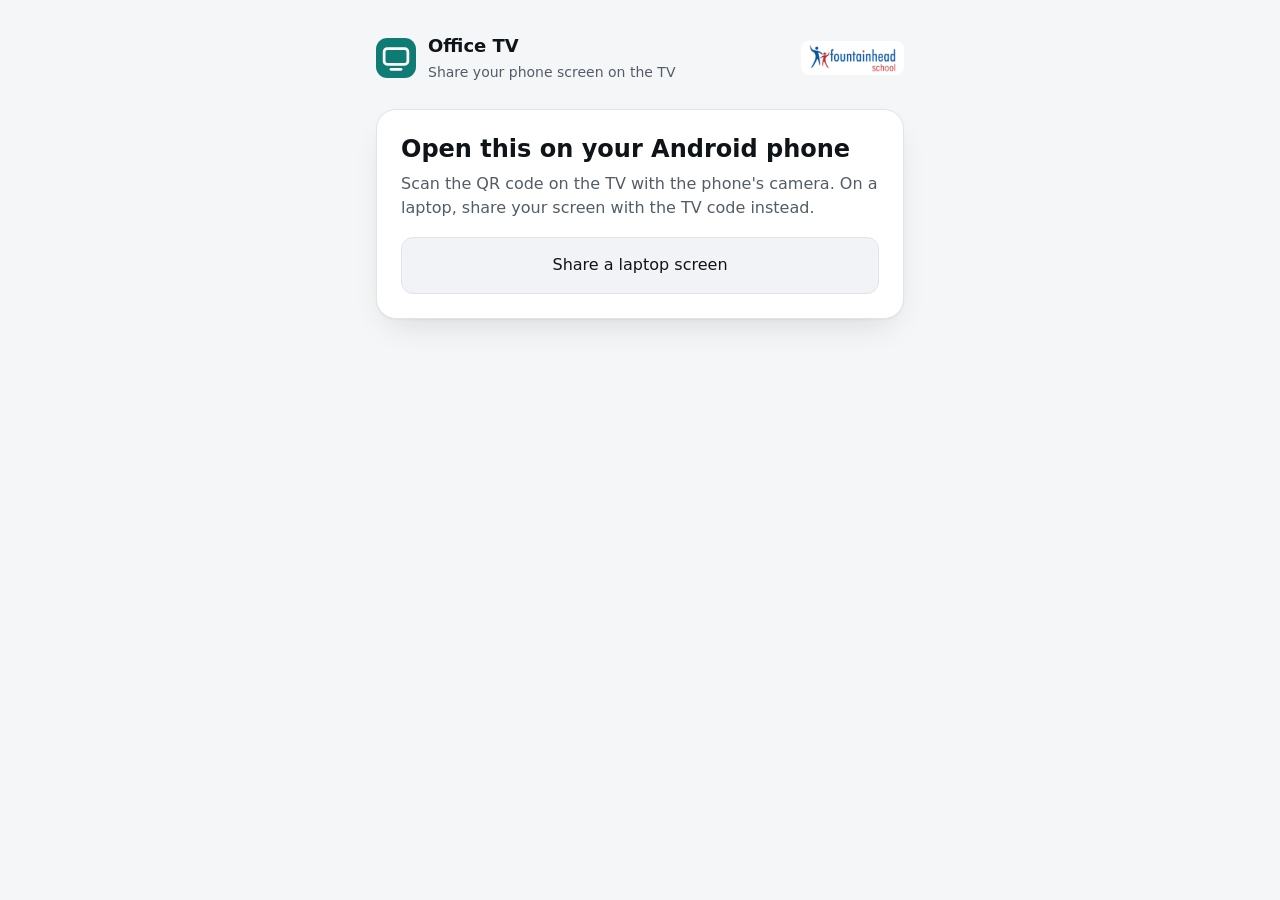
<file: tv/phone.html>
<!DOCTYPE html>
<html lang="en">
<head>
<meta charset="utf-8">
<meta name="viewport" content="width=device-width, initial-scale=1, viewport-fit=cover">
<meta name="color-scheme" content="light dark">
<meta name="referrer" content="no-referrer">
<meta name="robots" content="noindex">
<meta http-equiv="Content-Security-Policy" content="default-src 'none'; script-src 'self'; style-src 'unsafe-inline'; img-src 'self' data:; connect-src https://ntfy.sh wss://broker.emqx.io:8084 wss://broker.hivemq.com:8884 wss://mqtt.eclipseprojects.io; base-uri 'none'; form-action 'none'">
<meta name="description" content="Show your phone's screen on the office TV: scan the QR code on the TV and allow screen sharing.">
<title>Office TV · Share your phone screen</title>
<link rel="icon" href="data:image/svg+xml,%3Csvg xmlns='http://www.w3.org/2000/svg' viewBox='0 0 32 32'%3E%3Crect width='32' height='32' rx='9' fill='%230e7c74'/%3E%3Crect x='6.5' y='8.5' width='19' height='12.5' rx='2.5' fill='none' stroke='white' stroke-width='2.2'/%3E%3Cpath d='M12 25h8' stroke='white' stroke-width='2.2' stroke-linecap='round'/%3E%3C/svg%3E">
<style>
:root {
  --bg: #f5f6f8; --surface: #ffffff; --surface-2: #f1f3f6; --text: #0f1419; --muted: #525d68;
  --border: #e0e4e9; --accent: #0e7c74; --accent-hover: #0a6a63; --accent-soft: #e2f3f0; --on-accent: #ffffff;
  --shadow: 0 1px 2px rgba(15, 20, 25, .04), 0 14px 36px -14px rgba(15, 20, 25, .16);
}
@media (prefers-color-scheme: dark) {
  :root {
    --bg: #0c1013; --surface: #141a1e; --surface-2: #1a2126; --text: #e8edf0; --muted: #a1adb5;
    --border: #232c32; --accent: #2cc2b1; --accent-hover: #4fd6c6; --accent-soft: #0f2f2b; --on-accent: #03201c;
    --shadow: 0 1px 0 rgba(255, 255, 255, .03) inset, 0 18px 44px -18px rgba(0, 0, 0, .75);
  }
}
* { box-sizing: border-box; }
html { background: var(--bg); -webkit-text-size-adjust: 100%; text-size-adjust: 100%; }
body { margin: 0; background: var(--bg); color: var(--text);
  font: 400 16px/1.55 system-ui, -apple-system, "Segoe UI", Roboto, sans-serif; }
main { max-width: 560px; margin: 0 auto; padding: 32px 16px 48px; }
header { display: flex; align-items: center; gap: 12px; margin-bottom: 24px; }
header svg { width: 40px; height: 40px; flex: none; }
header b { display: block; font-size: 18px; }
header span { color: var(--muted); font-size: 14px; }
.card { background: var(--surface); border: 1px solid var(--border); border-radius: 20px; padding: 24px; box-shadow: var(--shadow); margin-bottom: 16px; }
.card[hidden], [hidden] { display: none !important; }
h1 { font-size: 24px; line-height: 1.25; margin: 0 0 8px; }
p { margin: 0 0 12px; color: var(--muted); }
.btn { display: block; width: 100%; text-align: center; text-decoration: none; font: 600 17px/1.2 inherit;
  font-family: inherit; padding: 15px 18px; border-radius: 12px; border: 0; cursor: pointer;
  background: var(--accent); color: var(--on-accent); margin-top: 16px; }
.btn:hover { background: var(--accent-hover); }
.btn:focus-visible { outline: 3px solid var(--accent); outline-offset: 3px; }
.btn.secondary { background: var(--surface-2); color: var(--text); border: 1px solid var(--border); }
ol { margin: 8px 0 0; padding: 0; list-style: none; counter-reset: s; }
ol li { counter-increment: s; position: relative; padding: 0 0 12px 40px; min-height: 28px; }
ol li::before { content: counter(s); position: absolute; left: 0; top: 0; width: 28px; height: 28px; border-radius: 50%;
  background: var(--accent-soft); color: var(--accent); font-weight: 700; display: flex; align-items: center; justify-content: center; font-size: 14px; }
.tv { font-weight: 600; color: var(--text); overflow-wrap: anywhere; }
small { color: var(--muted); font-size: 13px; }
a { color: var(--accent); }
.school { height: 34px; width: auto; margin-left: auto; background: #fff; border-radius: 8px; padding: 3px 8px; flex: none; }
.btn:disabled { opacity: .7; cursor: default; }
.status { margin: 14px 0 0; padding: 10px 12px; border-radius: 10px; background: var(--surface-2); color: var(--text); font-size: 15px; }
.status[data-kind="ok"] { background: var(--accent-soft); }
.status[data-kind="bad"] { background: #fdecec; color: #8a1c1c; }
@media (prefers-color-scheme: dark) { .status[data-kind="bad"] { background: #3a1616; color: #ffc9c9; } }
</style>
</head>
<body>
<main>
  <header>
    <svg viewBox="0 0 32 32" aria-hidden="true"><rect width="32" height="32" rx="9" fill="#0e7c74"/><rect x="6.5" y="8.5" width="19" height="12.5" rx="2.5" fill="none" stroke="white" stroke-width="2.2"/><path d="M12 25h8" stroke="white" stroke-width="2.2" stroke-linecap="round"/></svg>
    <div><b>Office TV</b><span>Share your phone screen on the TV</span></div>
    <img class="school" src="school-logo.png" width="918" height="294" alt="Fountainhead School">
  </header>

  <section class="card" id="web" hidden>
    <h1>Show this phone on <span class="tvName">the TV</span></h1>
    <p>Tap the button, then choose <b>Start now</b> when the phone asks. No app needed.</p>
    <button class="btn" id="webBtn" type="button">Share this phone’s screen</button>
    <p class="status" id="webStatus" role="status" aria-live="polite" hidden></p>
    <div id="appAltRow" hidden>
      <a class="btn secondary" id="appAlt" href="#">Use the Office TV app instead</a>
      <p style="margin:8px 0 0"><small>Only if the app is installed on this phone: a little less delay on the same Wi-Fi.</small></p>
    </div>
  </section>

  <section class="card" id="open" hidden>
    <h1>Opening Office TV…</h1>
    <p>Show this phone's screen on <span class="tv tvName">the TV</span>. If Android asks, choose Office TV, then tap <b>Start now</b>.</p>
    <a class="btn" id="openBtn" href="#">Open Office TV</a>
    <p id="noWeb" hidden style="margin:12px 0 0"><small>This phone's browser cannot share its screen by itself, so the Office TV app is needed once.</small></p>
  </section>

  <section class="card" id="castAlt" hidden>
    <h1>No install: use your phone's built-in Cast</h1>
    <p>Chrome on Android cannot share the phone screen from a web page. Your phone can do it by itself, without any app:</p>
    <ol>
      <li>Swipe down from the top of the screen to open the quick settings.</li>
      <li>Tap <b>Cast</b>, <b>Smart View</b> or <b>Screen cast</b> (the name depends on the phone brand).</li>
      <li>Choose this TV from the list, then tap <b>Start now</b>.</li>
    </ol>
    <p><small>It works on TVs with Google Cast built in (Android TV and Google TV). The phone and the TV must be on the same Wi-Fi.</small></p>
  </section>

  <section class="card" id="install" hidden>
    <h1>Or install Office TV on this phone</h1>
    <p>It is the same free app the TV uses. You only need to install it once.</p>
    <ol>
      <li>Download the app below and open the downloaded file.</li>
      <li>If Android asks, allow installing apps from your browser, then tap <b>Install</b>.</li>
      <li>Scan the QR code on the TV again and open it with Office TV, then tap <b>Start now</b>.</li>
    </ol>
    <a class="btn" id="apk" href="https://github.com/nikhildiwakar-bit/Portfolio/releases/download/tv-app-latest/OfficeTV.apk">Install Office TV (APK)</a>
    <p style="margin-top:12px"><small>Android 5 or newer. The phone and the TV must be on the same Wi-Fi.</small></p>
  </section>

  <section class="card" id="ios" hidden>
    <h1>Android phones only</h1>
    <p>Sharing a phone screen to Office TV works with Android phones. iPhone and iPad are not supported.</p>
    <p>To share a laptop screen instead, open the Office TV website on the laptop and enter the TV code.</p>
    <a class="btn secondary" href="./">Share a laptop screen</a>
  </section>

  <section class="card" id="desktop" hidden>
    <h1>Open this on your Android phone</h1>
    <p>Scan the QR code on the TV with the phone's camera. On a laptop, share your screen with the TV code instead.</p>
    <a class="btn secondary" href="./">Share a laptop screen</a>
  </section>

  <p id="bad" hidden><small>This QR code is incomplete. Scan the code on the TV again.</small></p>
</main>
<script type="module" src="phone.js?v=4"></script>
</body>
</html>
</file>
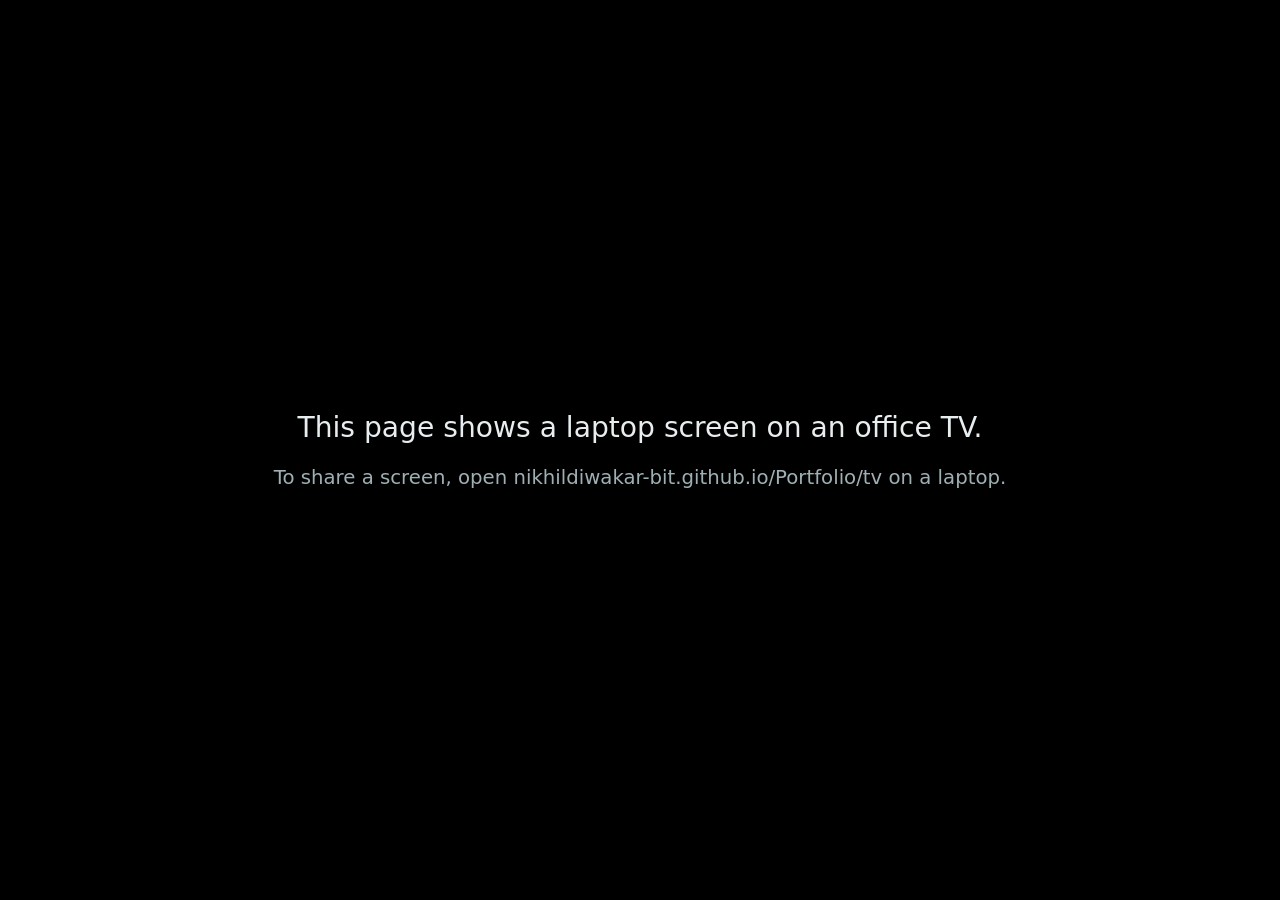
<file: tv/receive.html>
<!doctype html>
<html lang="en">
<head>
<meta charset="utf-8">
<meta name="viewport" content="width=device-width, initial-scale=1">
<meta name="referrer" content="no-referrer">
<meta name="robots" content="noindex">
<meta http-equiv="Content-Security-Policy" content="default-src 'none'; script-src 'self'; style-src 'unsafe-inline'; connect-src 'self' https: wss:; media-src 'self' blob: mediastream:; img-src 'self' data:; base-uri 'none'; form-action 'none'">
<title>Office TV Screen Receiver</title>
<style>
html, body { margin: 0; height: 100%; background: #000; color: #e8eef0; overflow: hidden;
  font: 500 clamp(18px, 2.2vw, 34px)/1.4 system-ui, -apple-system, "Segoe UI", Roboto, sans-serif; }
/* The picture fills the screen at full quality: the whole frame, aspect ratio kept (black bars if the laptop
   screen is not 16:9), drawn 1:1 by the compositor; no transforms, filters or pixelated scaling. */
video { position: fixed; top: 0; right: 0; bottom: 0; left: 0; width: 100%; height: 100%; object-fit: contain; object-position: 50% 50%;
  image-rendering: auto; transform: none; filter: none; background: #000; }
#status { position: fixed; top: 0; right: 0; bottom: 0; left: 0; display: flex; flex-direction: column; align-items: center; justify-content: center;
  gap: .6em; text-align: center; padding: 0 8vw; background: #000; }
#status[hidden] { display: none; }
#status small { color: #9fb0b5; font-size: .7em; font-weight: 400; }
.pill { position: fixed; left: 50%; bottom: 5vh; transform: translateX(-50%); background: rgba(0,0,0,.72);
  padding: .4em 1em; border-radius: .6em; font-size: .7em; white-space: nowrap; }
.pill[hidden] { display: none; }
#note { top: 5vh; bottom: auto; }
/* Guest sharing: the question for the person at the TV (OK on the remote, or a tap on the panel). */
#guest { position: fixed; top: 0; right: 0; bottom: 0; left: 0; display: flex; align-items: center; justify-content: center; background: rgba(0,0,0,.86); }
#guest[hidden] { display: none; }
#guest .box { max-width: 70vw; padding: 1.6em 2.2em; border-radius: .8em; background: #10262b; border: 2px solid #2fd6c7;
  text-align: center; }
#guest .box > * + * { margin-top: .6em; }
#guestTitle { font-size: 1.25em; font-weight: 700; }
#guest .sub { color: #b9c9cc; font-size: .8em; font-weight: 400; }
#guestPin { font-size: 3em; font-weight: 800; letter-spacing: .25em; color: #2fd6c7; line-height: 1.1; }
#guest .btns { display: flex; justify-content: center; margin-top: .4em; }
#guest .btns button + button { margin-left: 1em; } /* no flex gap in the TV's WebView 83 */
#guest button { font: inherit; padding: .5em 1.6em; border-radius: .5em; border: 2px solid #3b5b61; background: #18363c; color: #e8eef0; cursor: pointer; }
#guest button:focus { outline: 4px solid #ffd54a; outline-offset: 3px; }
#guest #guestAllow { background: #1f8f84; border-color: #2fd6c7; }
html.otv-native, html.otv-native body, html.otv-native #video { background: transparent !important; }
html.otv-native #video { visibility: hidden; }
</style>
</head>
<body>
<video id="video" autoplay playsinline disablepictureinpicture disableremoteplayback></video>
<div id="status" role="status"><span id="statusText">Getting ready…</span><small id="statusSub"></small></div>
<div id="note" class="pill" role="status" hidden></div>
<div id="guest" role="alertdialog" aria-modal="true" aria-labelledby="guestTitle" aria-describedby="guestText" hidden>
  <div class="box">
    <div id="guestTitle">A guest laptop wants to share its screen</div>
    <div class="sub" id="guestText">It is on another network. Allow it only if the guest's laptop shows this number:</div>
    <div id="guestPin">000</div>
    <div class="btns"><button id="guestAllow" type="button">Allow</button><button id="guestDeny" type="button">Don't allow</button></div>
    <div class="sub">Press OK on the remote to allow, or Back to refuse.</div>
  </div>
</div>
<div id="sound" class="pill" hidden>Sound is off. Press OK on the remote to turn it on.</div>
<script type="module" src="receive.js?v=12"></script>
</body>
</html>
</file>
<file: style.css>
:root {
  --bg: #ffffff; --bg-alt: #f5f7fb; --text: #1f2937; --muted: #6b7280;
  --primary: #4f46e5; --primary-soft: #eef2ff; --card: #ffffff; --border: #e5e7eb;
}
[data-theme="dark"] {
  --bg: #0f172a; --bg-alt: #111c33; --text: #e5e7eb; --muted: #94a3b8;
  --primary: #818cf8; --primary-soft: #1e2a4a; --card: #16213b; --border: #24314f;
}
* { box-sizing: border-box; margin: 0; padding: 0; }
html { scroll-behavior: smooth; }
body { font-family: "Inter", system-ui, sans-serif; background: var(--bg); color: var(--text); line-height: 1.7; transition: background .3s, color .3s; }
a { color: var(--primary); text-decoration: none; }
.container { width: min(1100px, 100% - 32px); margin-inline: auto; }

/* Nav */
.nav { position: sticky; top: 0; z-index: 10; background: color-mix(in srgb, var(--bg) 85%, transparent); backdrop-filter: blur(10px); border-bottom: 1px solid var(--border); }
.nav-inner { display: flex; align-items: center; justify-content: space-between; height: 64px; }
.logo { font-weight: 800; font-size: 1.5rem; color: var(--text); }
.logo span { color: var(--primary); }
.nav-links { display: flex; gap: 28px; list-style: none; align-items: center; }
.nav-links a { color: var(--text); font-weight: 500; }
.nav-links a:hover { color: var(--primary); }
.theme-toggle, .menu-toggle { background: none; border: none; font-size: 1.2rem; cursor: pointer; color: var(--text); }
.menu-toggle { display: none; font-size: 1.5rem; }

/* Hero */
.hero { min-height: calc(100vh - 64px); display: flex; align-items: center; }
.eyebrow { color: var(--primary); font-weight: 600; }
.hero h1 { font-size: clamp(2.5rem, 7vw, 4.5rem); line-height: 1.1; }
.typed { font-size: clamp(1.5rem, 4vw, 2.5rem); color: var(--muted); margin: 8px 0 20px; }
.cursor { animation: blink 1s infinite; color: var(--primary); }
@keyframes blink { 50% { opacity: 0; } }
.lead { max-width: 560px; color: var(--muted); font-size: 1.1rem; }
.hero-cta { display: flex; gap: 16px; margin-top: 32px; flex-wrap: wrap; }
.btn { display: inline-block; padding: 12px 26px; border-radius: 8px; font-weight: 600; cursor: pointer; border: 2px solid var(--primary); transition: transform .2s, box-shadow .2s; font-size: 1rem; }
.btn:hover { transform: translateY(-2px); box-shadow: 0 8px 20px rgba(79,70,229,.25); }
.btn-primary { background: var(--primary); color: #fff; }
.btn-outline { background: transparent; color: var(--primary); }

/* Sections */
.section { padding: 96px 0; }
.section.alt { background: var(--bg-alt); }
.section-title { font-size: 2rem; margin-bottom: 32px; position: relative; display: inline-block; }
.section-title::after { content: ""; position: absolute; left: 0; bottom: -8px; width: 50%; height: 4px; background: var(--primary); border-radius: 2px; }
.about-grid { display: grid; grid-template-columns: 2fr 1fr; gap: 48px; align-items: center; }
.about-grid p { margin-bottom: 16px; color: var(--muted); }
.avatar { aspect-ratio: 1; border-radius: 24px; background: linear-gradient(135deg, var(--primary), #ec4899); display: grid; place-items: center; font-size: 4rem; font-weight: 800; color: #fff; }

.card { background: var(--card); border: 1px solid var(--border); border-radius: 14px; padding: 24px; transition: transform .2s, box-shadow .2s; }
.card:hover { transform: translateY(-4px); box-shadow: 0 12px 30px rgba(0,0,0,.08); }
.card h3 { margin-bottom: 12px; }
.skills-grid, .projects-grid { display: grid; grid-template-columns: repeat(auto-fit, minmax(260px, 1fr)); gap: 24px; }
.tags { display: flex; flex-wrap: wrap; gap: 8px; list-style: none; }
.tags li { background: var(--primary-soft); color: var(--primary); padding: 4px 12px; border-radius: 999px; font-size: .85rem; font-weight: 500; }

.filters { display: flex; gap: 10px; margin-bottom: 28px; flex-wrap: wrap; }
.filter { background: none; border: 1px solid var(--border); color: var(--text); padding: 6px 18px; border-radius: 999px; cursor: pointer; font: inherit; }
.filter.active, .filter:hover { background: var(--primary); color: #fff; border-color: var(--primary); }
.project p { color: var(--muted); margin-bottom: 16px; }
.project .links { display: flex; gap: 16px; margin-top: 16px; font-weight: 600; }

.timeline { list-style: none; border-left: 3px solid var(--primary); padding-left: 28px; }
.timeline li { position: relative; margin-bottom: 36px; }
.timeline li::before { content: ""; position: absolute; left: -37px; top: 6px; width: 15px; height: 15px; border-radius: 50%; background: var(--primary); border: 3px solid var(--bg-alt); }
.timeline .date { color: var(--primary); font-weight: 600; font-size: .9rem; }
.timeline p { color: var(--muted); }

.contact { text-align: center; max-width: 640px; }
.contact > p { color: var(--muted); margin-bottom: 28px; }
.contact-form { display: grid; gap: 14px; }
.contact-form input, .contact-form textarea { width: 100%; padding: 14px; border-radius: 8px; border: 1px solid var(--border); background: var(--card); color: var(--text); font: inherit; }
.contact-form input:focus, .contact-form textarea:focus { outline: 2px solid var(--primary); border-color: transparent; }
.socials { display: flex; justify-content: center; gap: 24px; margin-top: 32px; font-weight: 600; }
.footer { text-align: center; padding: 28px 16px; border-top: 1px solid var(--border); color: var(--muted); font-size: .9rem; }

.reveal { opacity: 0; transform: translateY(30px); transition: opacity .7s, transform .7s; }
.reveal.visible { opacity: 1; transform: none; }

@media (max-width: 768px) {
  .menu-toggle { display: block; }
  .nav-links { display: none; position: absolute; top: 64px; left: 0; right: 0; flex-direction: column; background: var(--bg); padding: 20px; border-bottom: 1px solid var(--border); }
  .nav-links.open { display: flex; }
  .about-grid { grid-template-columns: 1fr; }
  .avatar { max-width: 200px; }
  .section { padding: 64px 0; }
}
</file>
<file: anniversary/style.css>
:root{
    --brand-blue:#0C54A0;
    --brand-blue-light:#1185FF;
    --brand-red:#B62C2C;
    --brand-red-light:#FF3C3C;
    --bg-top:#eaf4ff;
    --bg-bottom:#ffffff;
    --ink:#16324a;
    --text-dark:#22303f;
    --cream:#fff7ef;
  }
  *{box-sizing:border-box;-webkit-tap-highlight-color:transparent;}
  html,body{margin:0;padding:0;min-height:100%;background:#ffffff;overflow-x:hidden;}
  body{
    font-family:'Inter',sans-serif;
    color:var(--text-dark);
    display:flex;
    flex-direction:column;
    align-items:center;
    min-height:100vh;
  }

  .brand-header{
    width:100%;display:flex;justify-content:center;align-items:center;
    padding:22px 20px 10px;position:relative;
  }
  .brand-header img{height:clamp(48px,7vh,68px);width:auto;display:block;}
  .fullscreen-btn{
    position:fixed;top:14px;right:14px;z-index:40;
    width:40px;height:40px;border-radius:50%;
    background:rgba(255,255,255,.9);border:1px solid rgba(12,84,160,.25);
    box-shadow:0 4px 14px rgba(12,84,160,.18);
    display:flex;align-items:center;justify-content:center;
    cursor:pointer;font-size:17px;color:#0C54A0;
  }
  .fullscreen-btn:hover{background:#fff;}

  /* ---------- SCENE ---------- */
  .scene{
    position:relative;
    width:100%;
    width:min(94vw, 520px);
    height:clamp(440px, calc(100vh - 120px), 620px);
    height:clamp(440px, calc(100svh - 120px), 620px);
    container-type:size;
    overflow:hidden;
    border-radius:20px;
    box-shadow:0 12px 40px rgba(12,84,160,.15);
    background:linear-gradient(180deg,var(--bg-top) 0%, #cfe6ff 45%, var(--bg-bottom) 100%);
    user-select:none;
  }

  .stars{position:absolute;inset:0;pointer-events:none;overflow:hidden;}
  .stars span{
    position:absolute;font-size:15px;opacity:.16;color:var(--brand-blue);
    animation:iconFloat ease-in-out infinite;
  }
  .stars.paused span{animation-play-state:paused;}
  @keyframes iconFloat{
    0%,100%{transform:translateY(0) rotate(0deg);}
    50%{transform:translateY(-14px) rotate(6deg);}
  }

  .ground{
    position:absolute;left:0;right:0;bottom:0;height:16%;
    background:linear-gradient(180deg, rgba(255,255,255,0) 0%, rgba(255,255,255,.9) 100%);
    pointer-events:none;
  }

  .hint{
    position:absolute;top:6%;left:0;right:0;
    text-align:center;font-family:'Inter',sans-serif;
    font-size:clamp(12px,3cqw,15px);font-weight:700;letter-spacing:.16em;text-transform:uppercase;
    color:var(--brand-blue);opacity:.95;
    transition:opacity .6s ease;
  }
  .hint.hidden{opacity:0;}

  /* Tree */
  .tree-wrap{position:absolute;left:50%;top:14%;transform:translateX(-50%);width:300px;max-width:90%;height:67%;}
  .tree-svg{width:100%;height:100%;overflow:visible;}
  .branch{
    fill:none;stroke:var(--ink);stroke-width:6;stroke-linecap:round;
  }
  .bloom{opacity:0;transform-box:fill-box;transform-origin:center;transform:scale(0);}
  .bloom.show{
    animation:pop .55s cubic-bezier(.34,1.56,.64,1) forwards;
  }
  @keyframes pop{
    0%{opacity:0;transform:scale(0);}
    60%{opacity:1;transform:scale(1.15);}
    100%{opacity:1;transform:scale(1);}
  }

  /* Falling petals */
  .petal{
    position:absolute;top:-5%;font-size:14px;pointer-events:none;
    animation:fall linear forwards;opacity:.9;
  }
  @keyframes fall{
    to{transform:translateY(120vh) rotate(360deg);opacity:0;}
  }

  /* Slingshot */
  .sling-wrap{position:absolute;left:0;right:0;bottom:10%;height:26%;}
  .sling-svg{width:100%;height:100%;overflow:visible;}
  .fork{fill:none;stroke:var(--ink);stroke-width:7;stroke-linecap:round;}
  .band{stroke:var(--ink);stroke-width:3;opacity:.8;}

  .heart{
    position:absolute;
    left:0;top:0;transform:translate3d(-999px,0,0);will-change:transform;
    font-size:clamp(30px,7cqw,40px);
    line-height:1;
    cursor:grab;
    filter:drop-shadow(0 4px 10px rgba(182,44,44,.4));
    touch-action:none;
    z-index:5;
  }
  .heart:active{cursor:grabbing;}
  .heart.hidden{opacity:0;pointer-events:none;transition:opacity .4s ease;}

  .pull-label{
    position:absolute;bottom:2%;left:0;right:0;text-align:center;
    font-family:'Inter',sans-serif;font-size:clamp(11px,2.4cqw,13px);font-weight:700;letter-spacing:.12em;
    text-transform:uppercase;color:#083a70;opacity:1;
    transition:opacity .6s ease;
  }
  .pull-label.hidden{opacity:0;}

  /* ---------- PHOTO + YEARS BADGE ---------- */
  .photo-wrap{
    display:flex;flex-direction:column;align-items:center;
    margin-top:18px;position:relative;z-index:6;
  }
  .photo-ring{
    width:clamp(100px,14vh,124px);height:clamp(100px,14vh,124px);border-radius:50%;
    padding:4px;background:linear-gradient(135deg,var(--brand-blue),var(--brand-red));
    box-shadow:0 10px 28px rgba(12,84,160,.25);
  }
  .photo-ring img{
    width:100%;height:100%;border-radius:50%;object-fit:cover;display:block;
    background:#eef4fb;border:3px solid #fff;
  }
  .photo-ring .photo-placeholder{
    width:100%;height:100%;border-radius:50%;
    background:#eef4fb;border:3px solid #fff;
    display:flex;align-items:center;justify-content:center;
    font-size:34px;color:#b9cbe0;
  }
  .emp-name{
    margin-top:14px;font-family:'Inter',sans-serif;font-weight:700;
    font-size:clamp(18px,2.2vw,22px);color:var(--ink);text-align:center;
    padding:0 16px;line-height:1.3;
  }
  .years-badge{
    margin-top:8px;
    background:var(--brand-blue);color:#fff;
    font-family:'Inter',sans-serif;font-weight:700;font-size:13px;
    letter-spacing:.04em;
    padding:6px 16px;border-radius:999px;
    box-shadow:0 6px 16px rgba(12,84,160,.3);
    border:3px solid #fff;
  }
  .years-badge b{font-size:15px;margin-right:3px;}

  /* ---------- TEXT REVEAL ---------- */
  .reveal{
    text-align:center;padding:18px 24px 10px;max-width:560px;
  }
  .eyebrow{
    font-family:'Inter',sans-serif;font-size:12px;font-weight:600;letter-spacing:.22em;
    text-transform:uppercase;color:var(--brand-blue);opacity:0;
    transition:opacity 1s ease, transform 1s ease;transform:translateY(8px);
  }
  .headline{
    font-family:'Parisienne',cursive;
    font-size:clamp(32px,4.5vw,52px);
    color:var(--brand-red);
    margin:6px 0 4px;
    opacity:0;transform:translateY(10px);
    transition:opacity 1.1s ease .15s, transform 1.1s ease .15s;
    text-shadow:0 2px 18px rgba(182,44,44,.3);
  }
  .subline{
    font-family:'Inter',sans-serif;font-weight:400;
    font-size:clamp(15px,1.3vw,17px);line-height:1.7;color:var(--text-dark);opacity:0;
    transition:opacity 1s ease .3s, transform 1s ease .3s;transform:translateY(8px);
    max-width:min(560px,92vw);margin:0 auto;
  }
  .reveal.show .eyebrow,
  .reveal.show .headline,
  .reveal.show .subline{opacity:1;transform:translateY(0);}

  .cta{
    margin-top:26px;opacity:0;transform:translateY(10px);
    transition:opacity .9s ease .6s, transform .9s ease .6s;
  }
  .reveal.show .cta{opacity:1;transform:translateY(0);}
  .cta button{
    font-family:'Inter',sans-serif;font-size:14px;letter-spacing:.06em;
    background:transparent;color:var(--brand-blue);border:1px solid var(--brand-blue);
    padding:12px 26px;border-radius:999px;cursor:pointer;
    transition:background .25s ease, color .25s ease;
  }
  .cta button:hover{background:var(--brand-blue);color:#fff;}

  /* ---------- CELEBRATION ---------- */
  .video-block{
    width:100%;max-width:560px;
    display:none;
  }
  .video-block.open{display:block;animation:blockIn .6s ease both;}
  @keyframes blockIn{from{opacity:0;transform:translateY(12px);}to{opacity:1;transform:none;}}
  .video-block-inner{padding:10px 24px 60px;}

  .celebrate-frame{
    position:relative;border-radius:18px;overflow:hidden;
    border:1px solid rgba(12,84,160,.25);
    box-shadow:0 20px 50px rgba(12,84,160,.18);
    aspect-ratio:16/10;
  }
  .celebrate-sky{
    position:absolute;inset:0;
    background:linear-gradient(180deg,var(--bg-top) 0%, #cfe6ff 55%, var(--bg-bottom) 100%);
  }
  .celebrate-msg{
    position:absolute;inset:0;display:flex;flex-direction:column;
    align-items:center;justify-content:center;text-align:center;gap:10px;
    opacity:0;transition:opacity .8s ease .3s;
  }
  .celebrate-frame.play .celebrate-msg{opacity:1;}
  .celebrate-cake{font-size:46px;animation:cakeBounce 1.8s ease-in-out infinite;}
  @keyframes cakeBounce{0%,100%{transform:translateY(0);}50%{transform:translateY(-8px);}}
  .celebrate-line{
    font-family:'Parisienne',cursive;font-size:26px;
    color:var(--brand-red);text-shadow:0 2px 14px rgba(182,44,44,.3);
    padding:0 8%;line-height:1.3;
  }
  .celebrate-sparkles{font-size:20px;letter-spacing:10px;opacity:1;}
  .celebrate-sparkles span{display:inline-block;animation:cakeBounce 1.8s ease-in-out infinite;}
  .celebrate-sparkles span:nth-child(2){animation-delay:.2s;}
  .celebrate-sparkles span:nth-child(3){animation-delay:.4s;}

  .confetti{
    position:absolute;top:-8%;pointer-events:none;
    animation:confettiFall linear forwards;
  }
  @keyframes confettiFall{
    to{transform:translateY(420px) rotate(540deg);opacity:0;}
  }
  .balloon{
    position:absolute;bottom:-15%;font-size:28px;pointer-events:none;
    animation:balloonRise ease-in forwards;
  }
  @keyframes balloonRise{
    0%{transform:translateY(0) translateX(0);opacity:0;}
    10%{opacity:1;}
    100%{transform:translateY(-400px) translateX(var(--drift,10px));opacity:0;}
  }

  .video-caption{
    text-align:center;font-family:'Inter',sans-serif;font-size:13px;
    letter-spacing:.08em;text-transform:uppercase;font-weight:600;
    color:var(--brand-blue);margin-top:16px;opacity:.9;
  }

  footer{
    font-family:'Inter',sans-serif;font-size:11px;letter-spacing:.15em;
    text-transform:uppercase;
    color:rgba(34,48,63,.55);padding:20px 20px 30px;text-align:center;
  }

  @media (prefers-reduced-motion:reduce){
    *{animation-duration:.01ms !important;transition-duration:.01ms !important;}
  }


  /* ---------- LAYOUT: card + photo/text saath me ---------- */
  .layout{width:100%;display:flex;flex-direction:column;align-items:center;margin-block:auto;}
  .side{display:flex;flex-direction:column;align-items:center;width:100%;}
</file>
